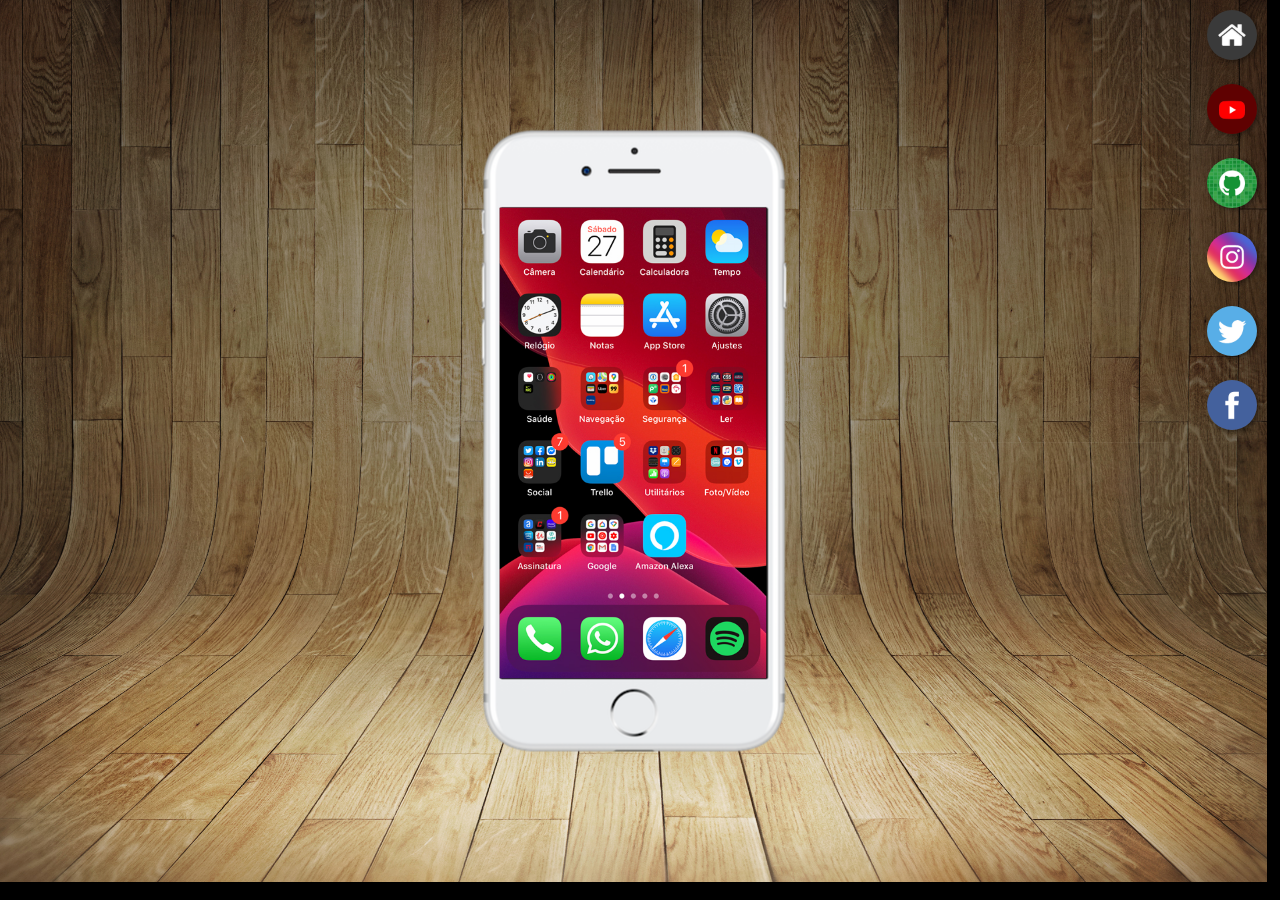
<file: index.html>
<!DOCTYPE html>
<html lang="pt-br">
<head>
    <meta charset="UTF-8">
    <meta http-equiv="X-UA-Compatible" content="IE=edge">
    <meta name="viewport" content="width=device-width, initial-scale=1.0">
    <title>Redes Sociais</title>

    <link rel="shortcut icon" href="favicon.ico" type="image/x-icon">
    <link rel="stylesheet" href="estilos/style.css">
</head>
<body>
    <main>
        <section id="telefone">
            <iframe src="home.html" name="tela" id="tela" frameborder="0">
                Seu navegador não é compativel
            </iframe>
        </section>
        <section id="redes-sociais">
            <a href="home.html" target="tela"><img src="imagens/logo-home.jpg" alt="Home"></a> <br>
            <a href="youtube.html" target="tela"><img src="imagens/logo-youtube.jpg" alt="Youtube"></a> <br>
            <a href="github.html" target="tela"><img src="imagens/logo-github.jpg" alt="GitHub"></a> <br>
            <a href="instagram.html" target="tela"><img src="imagens/logo-instagram.jpg" alt="Instagram"></a> <br>
            <a href="Twitter.html" target="tela"><img src="imagens/logo-twitter.jpg" alt="Twitter"></a> <br>
            <a href="Facebook.html" target="tela"><img src="imagens/logo-facebook.jpg" alt="Facebook"></a>
        </section>
    </main>
</body>
</html>
</file>
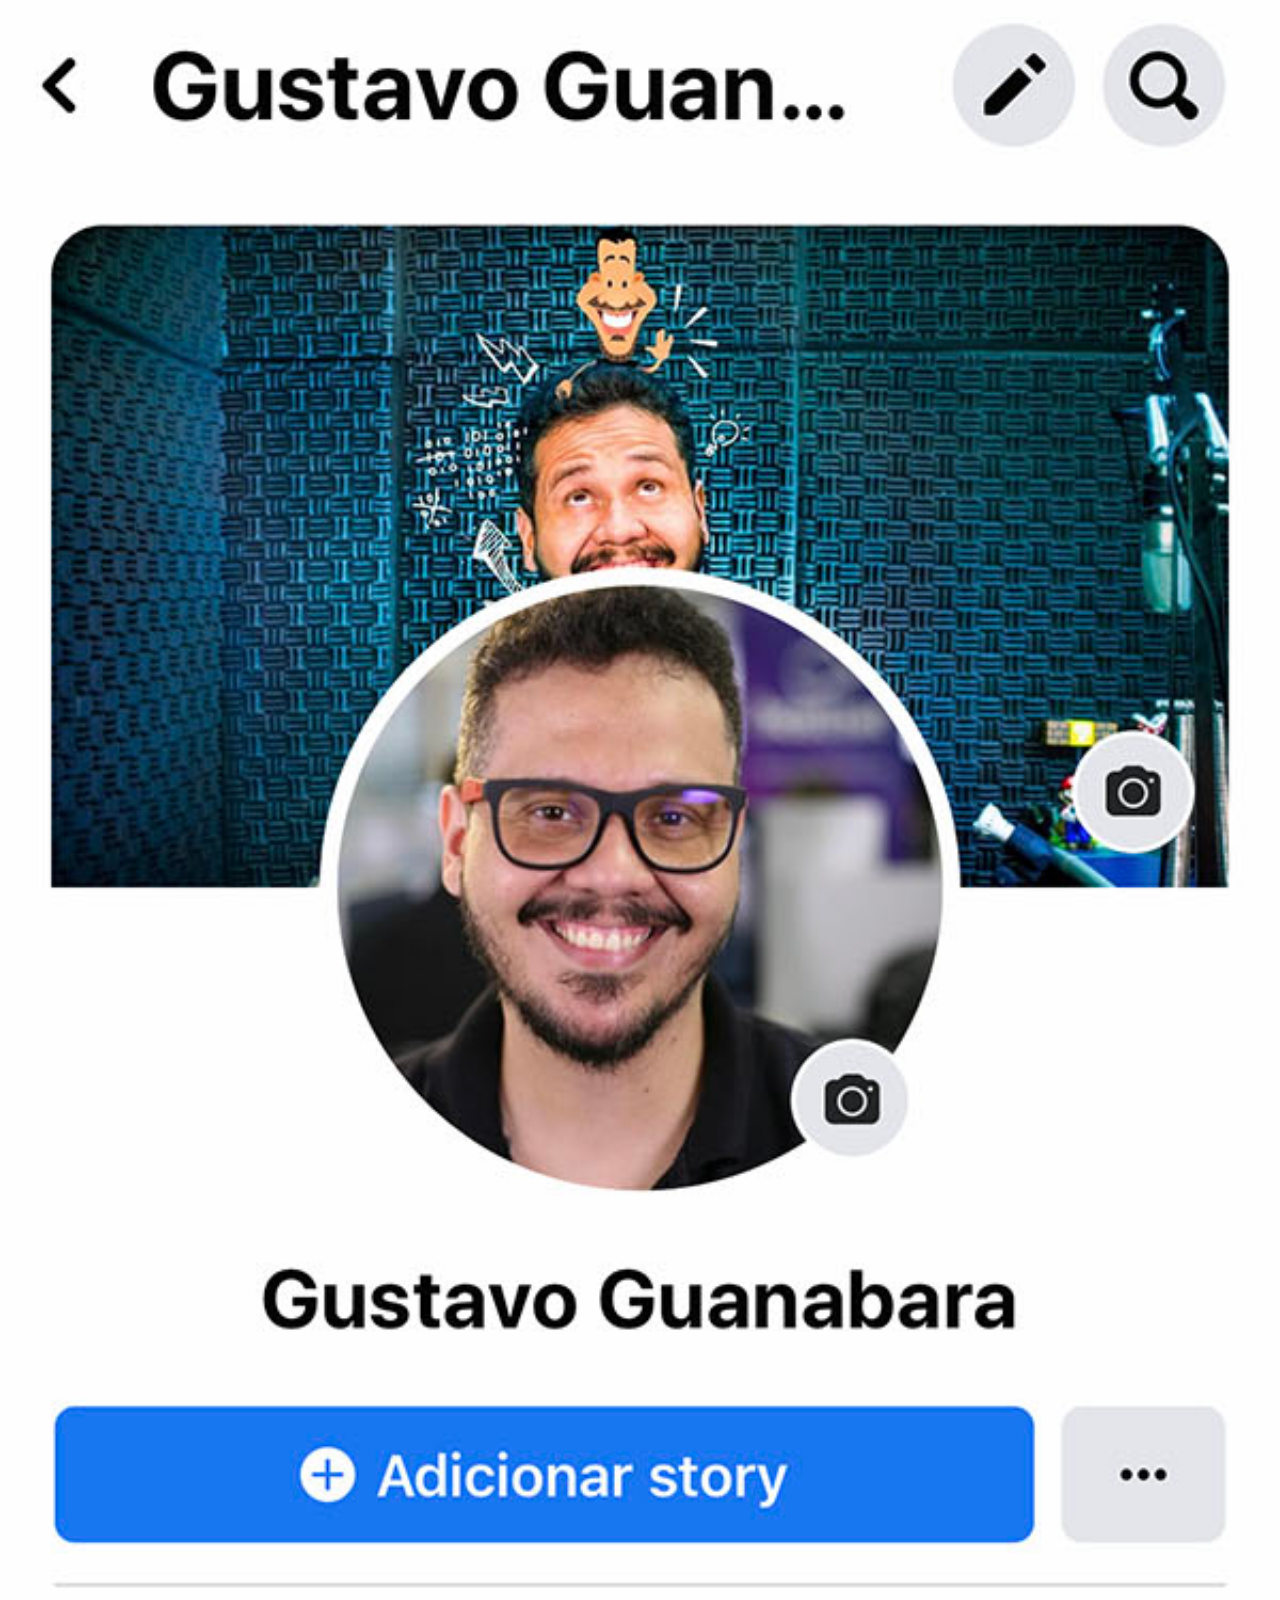
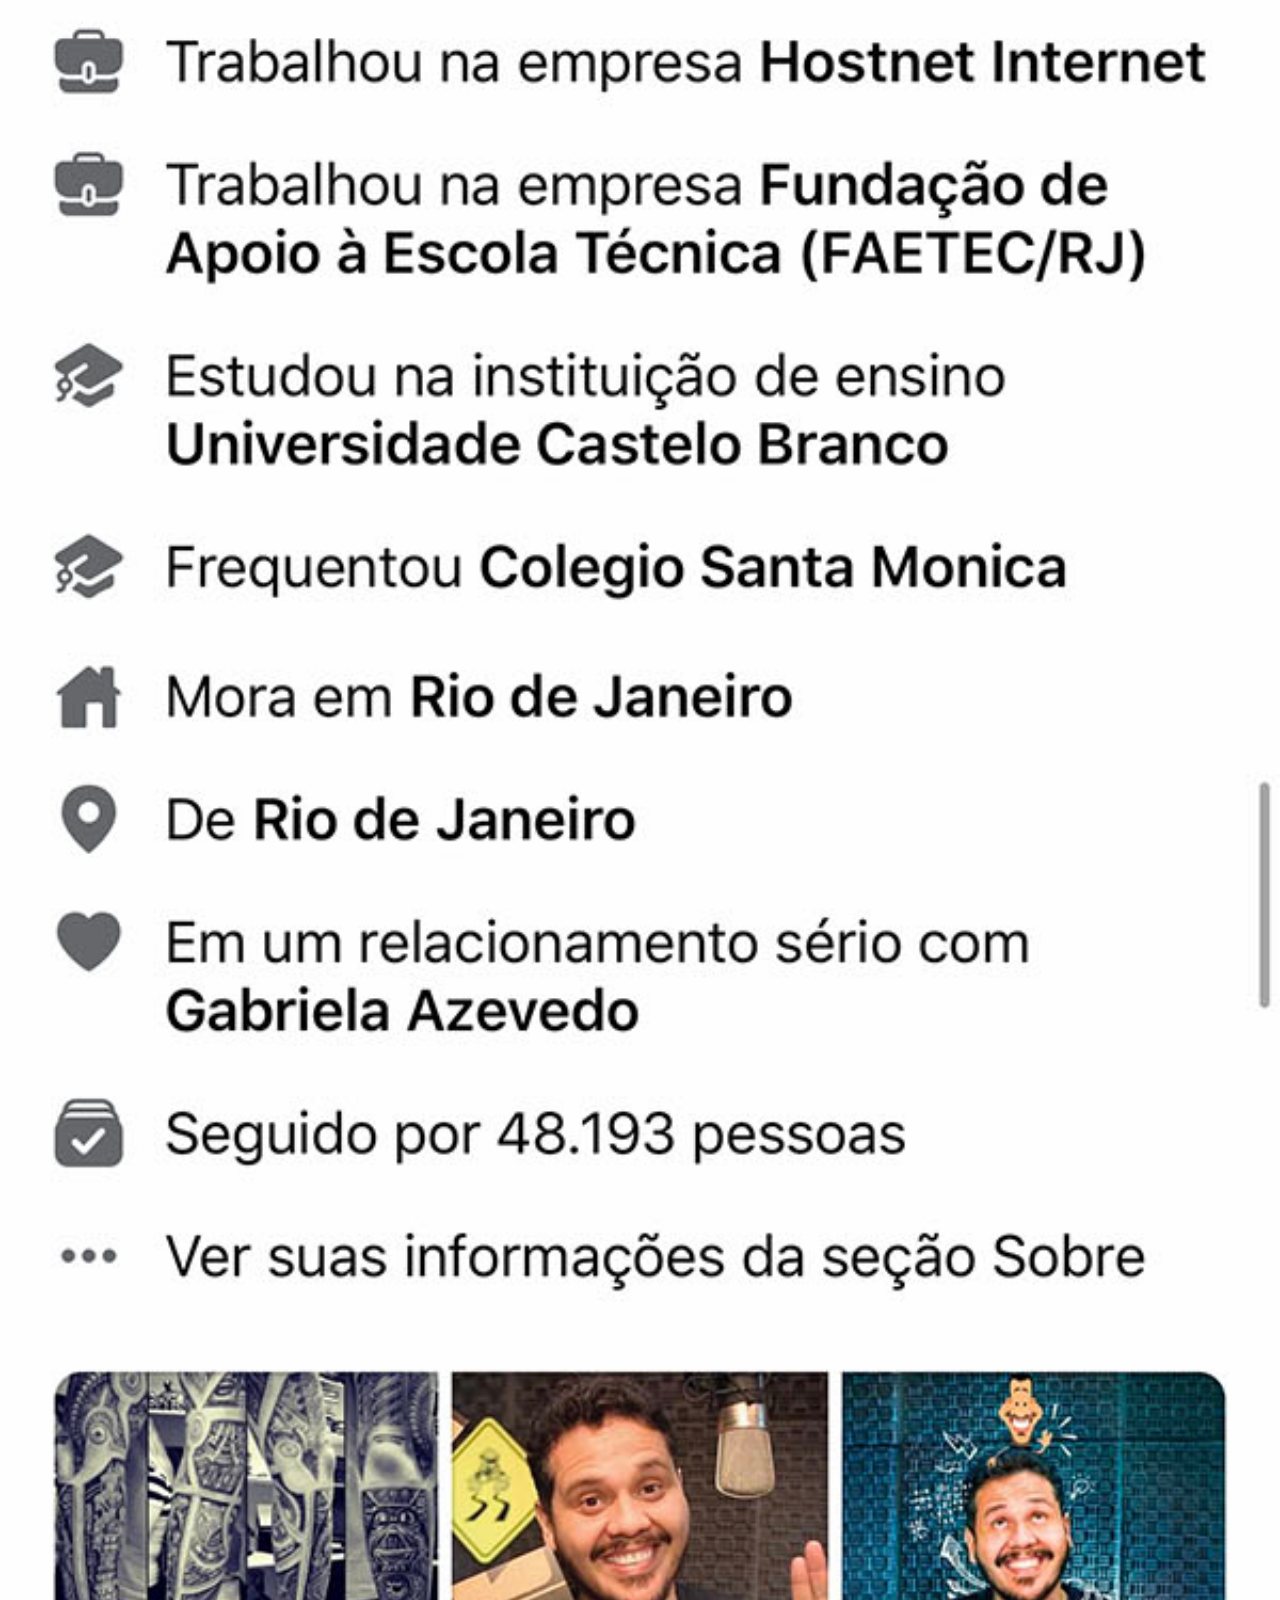
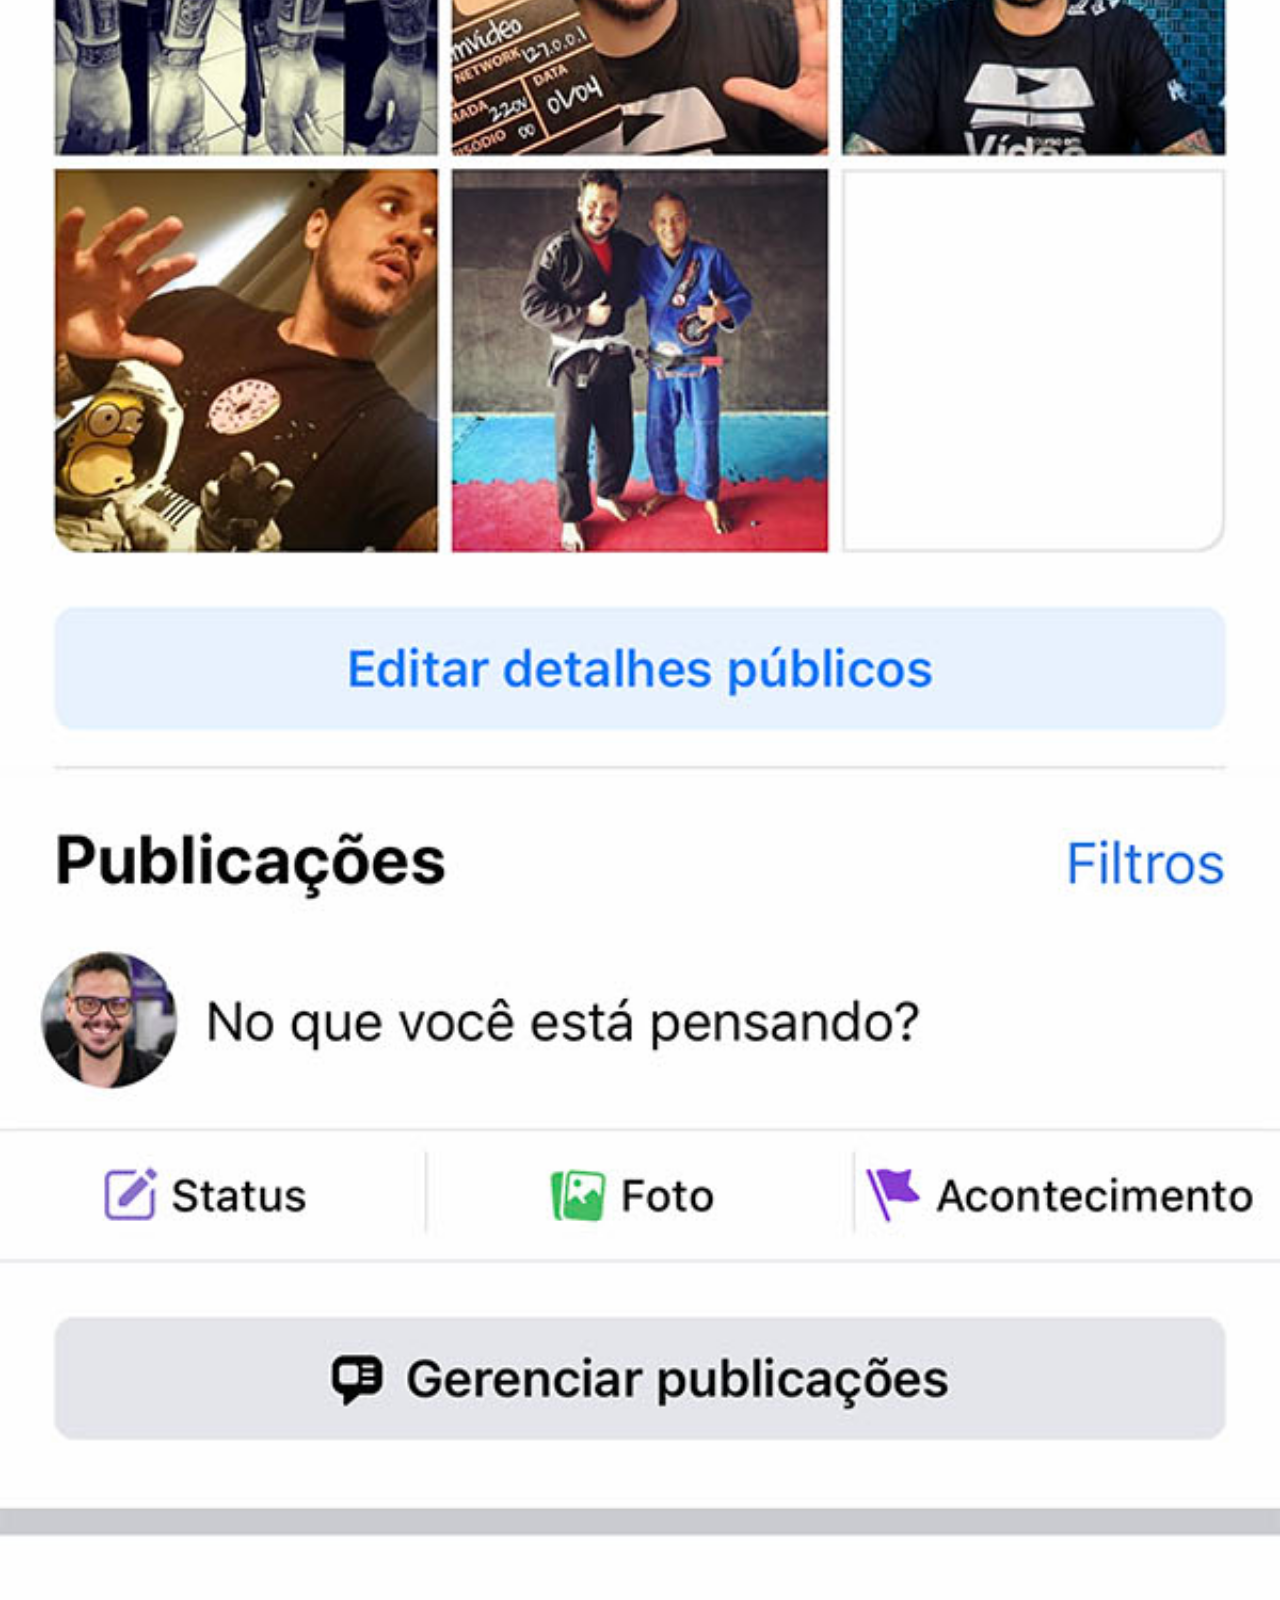
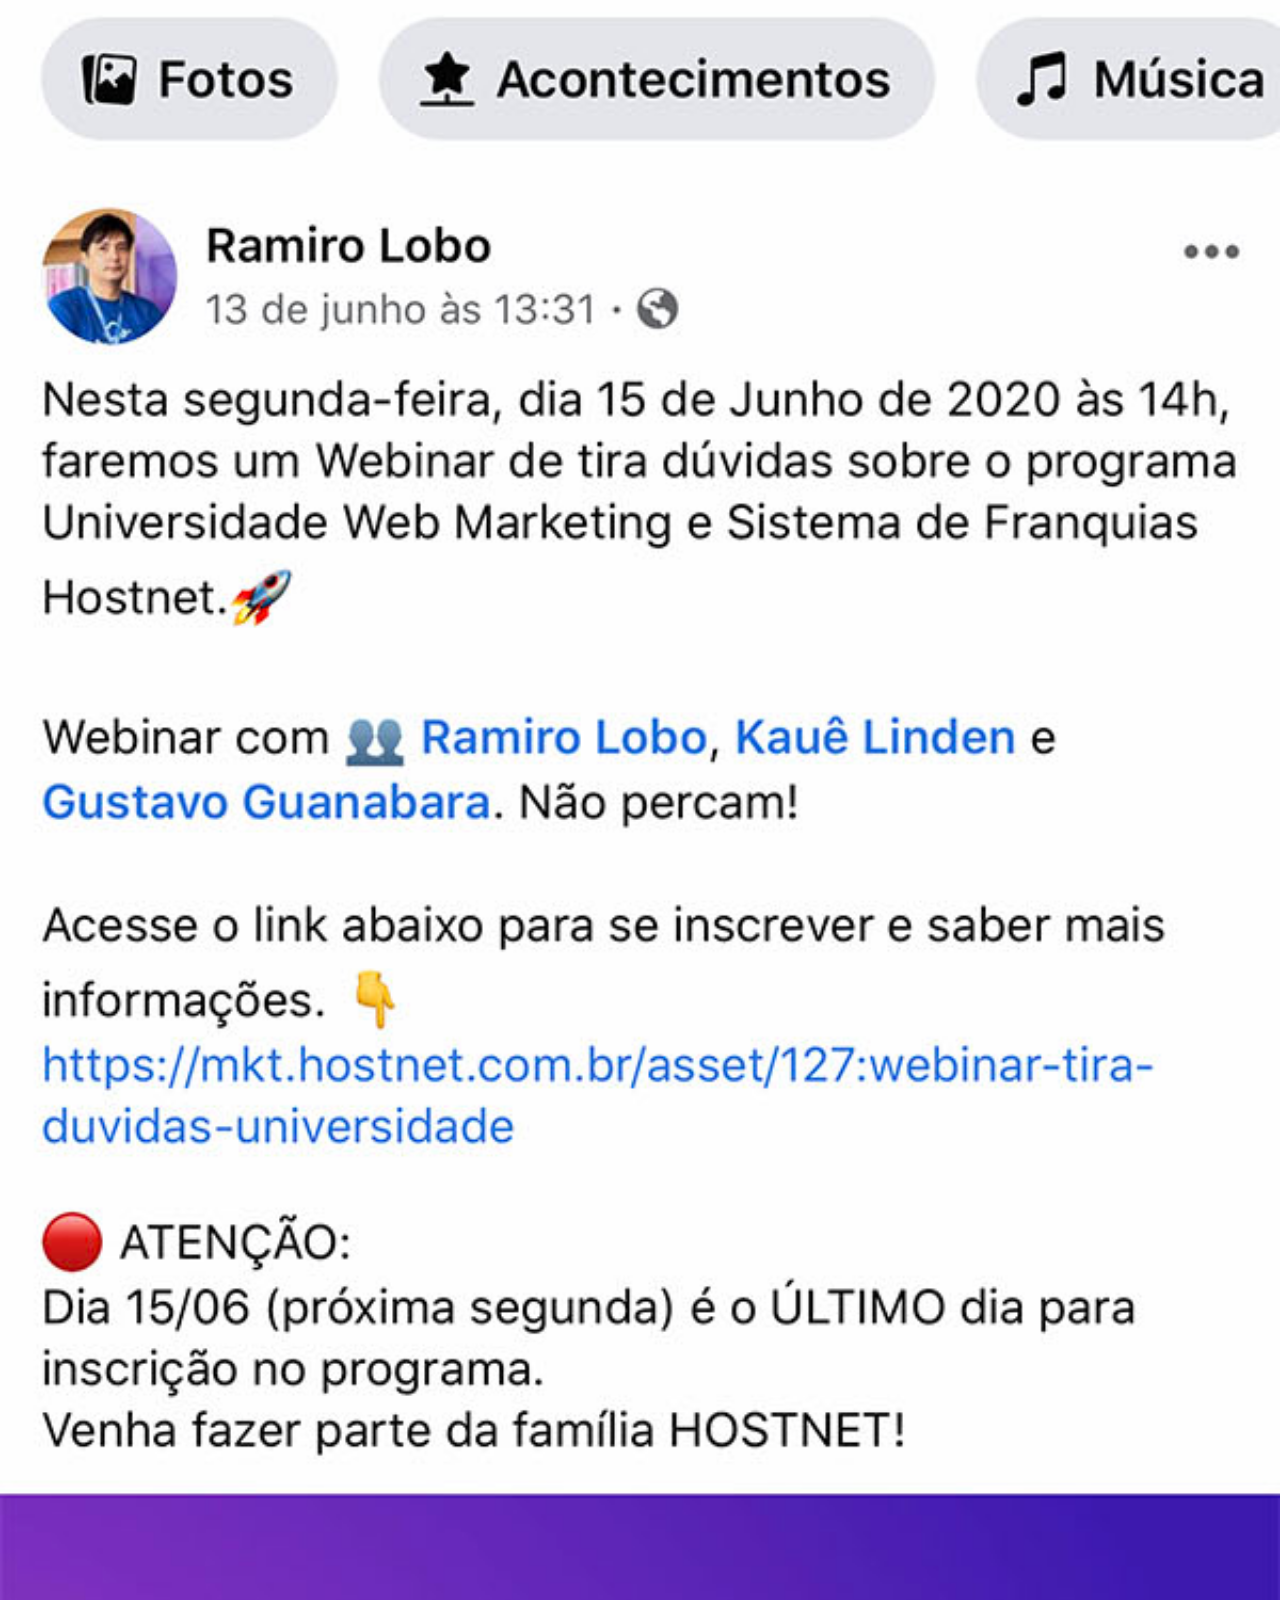
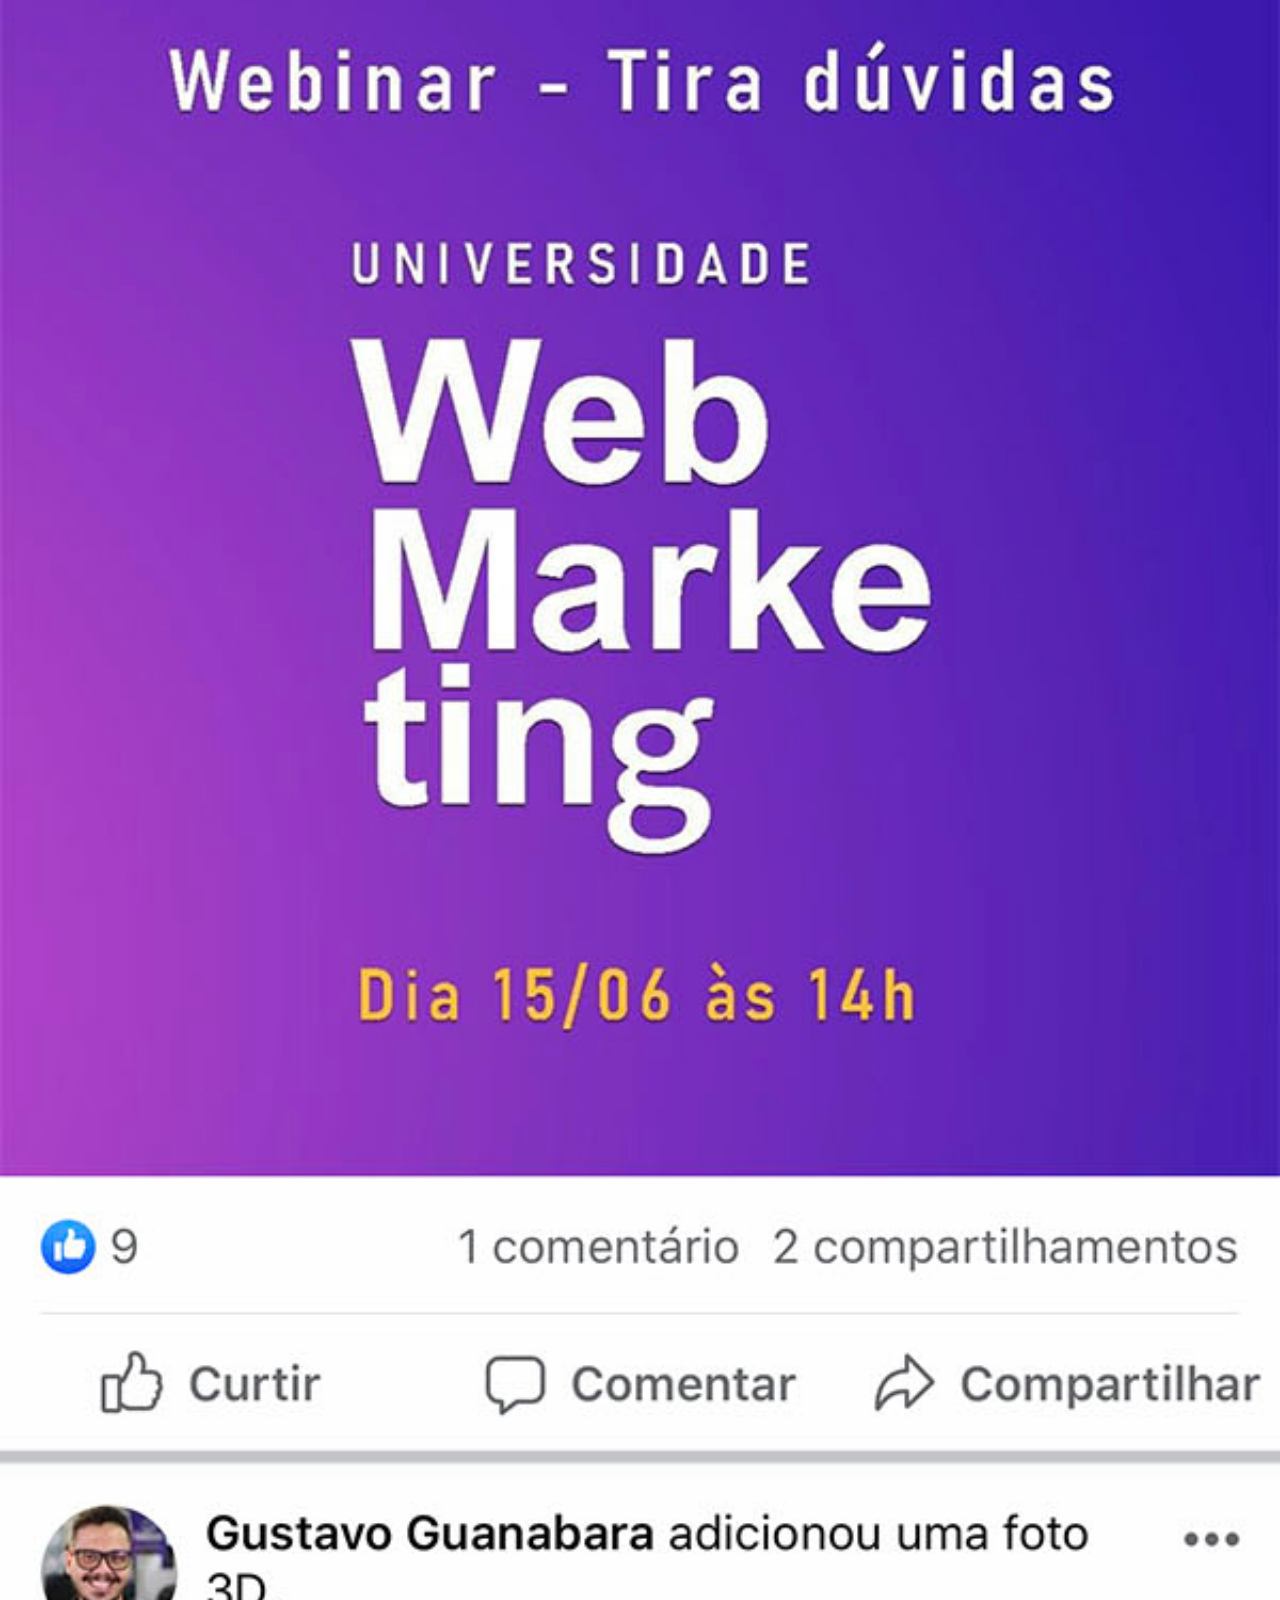
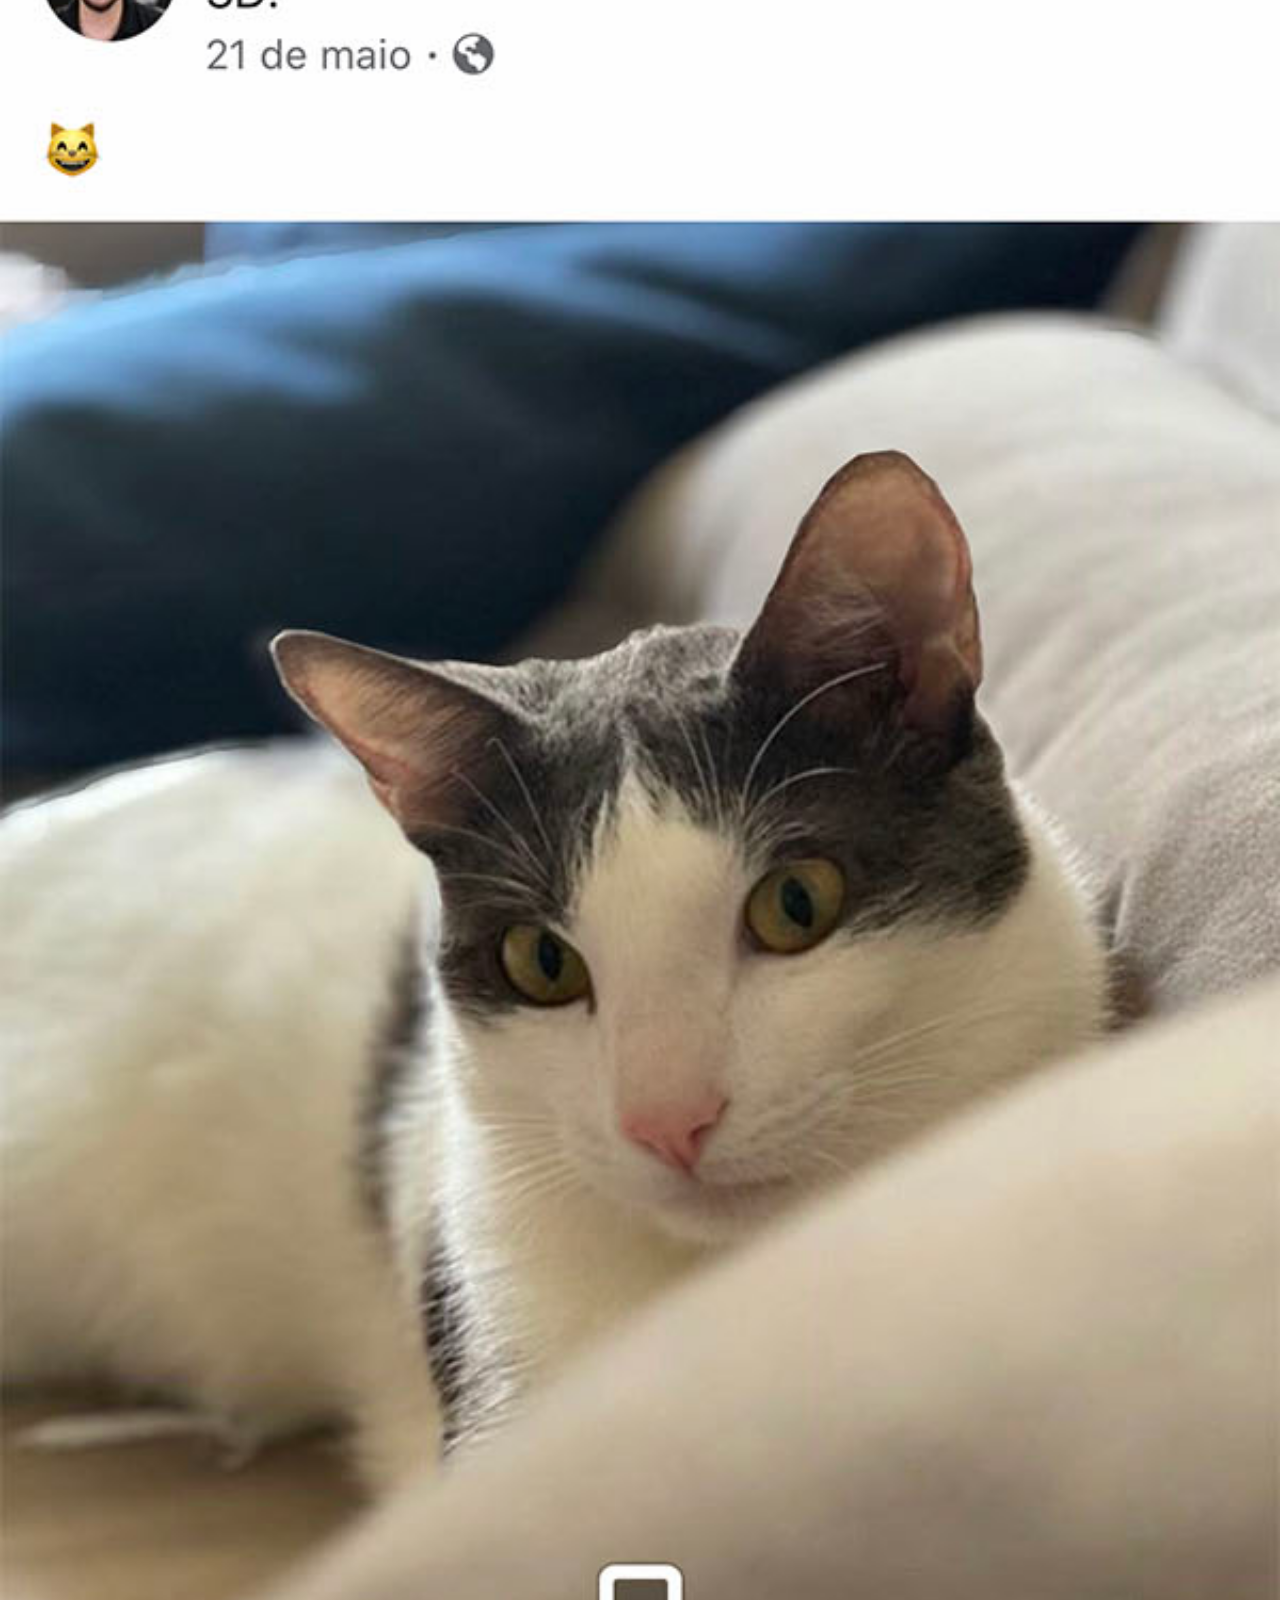
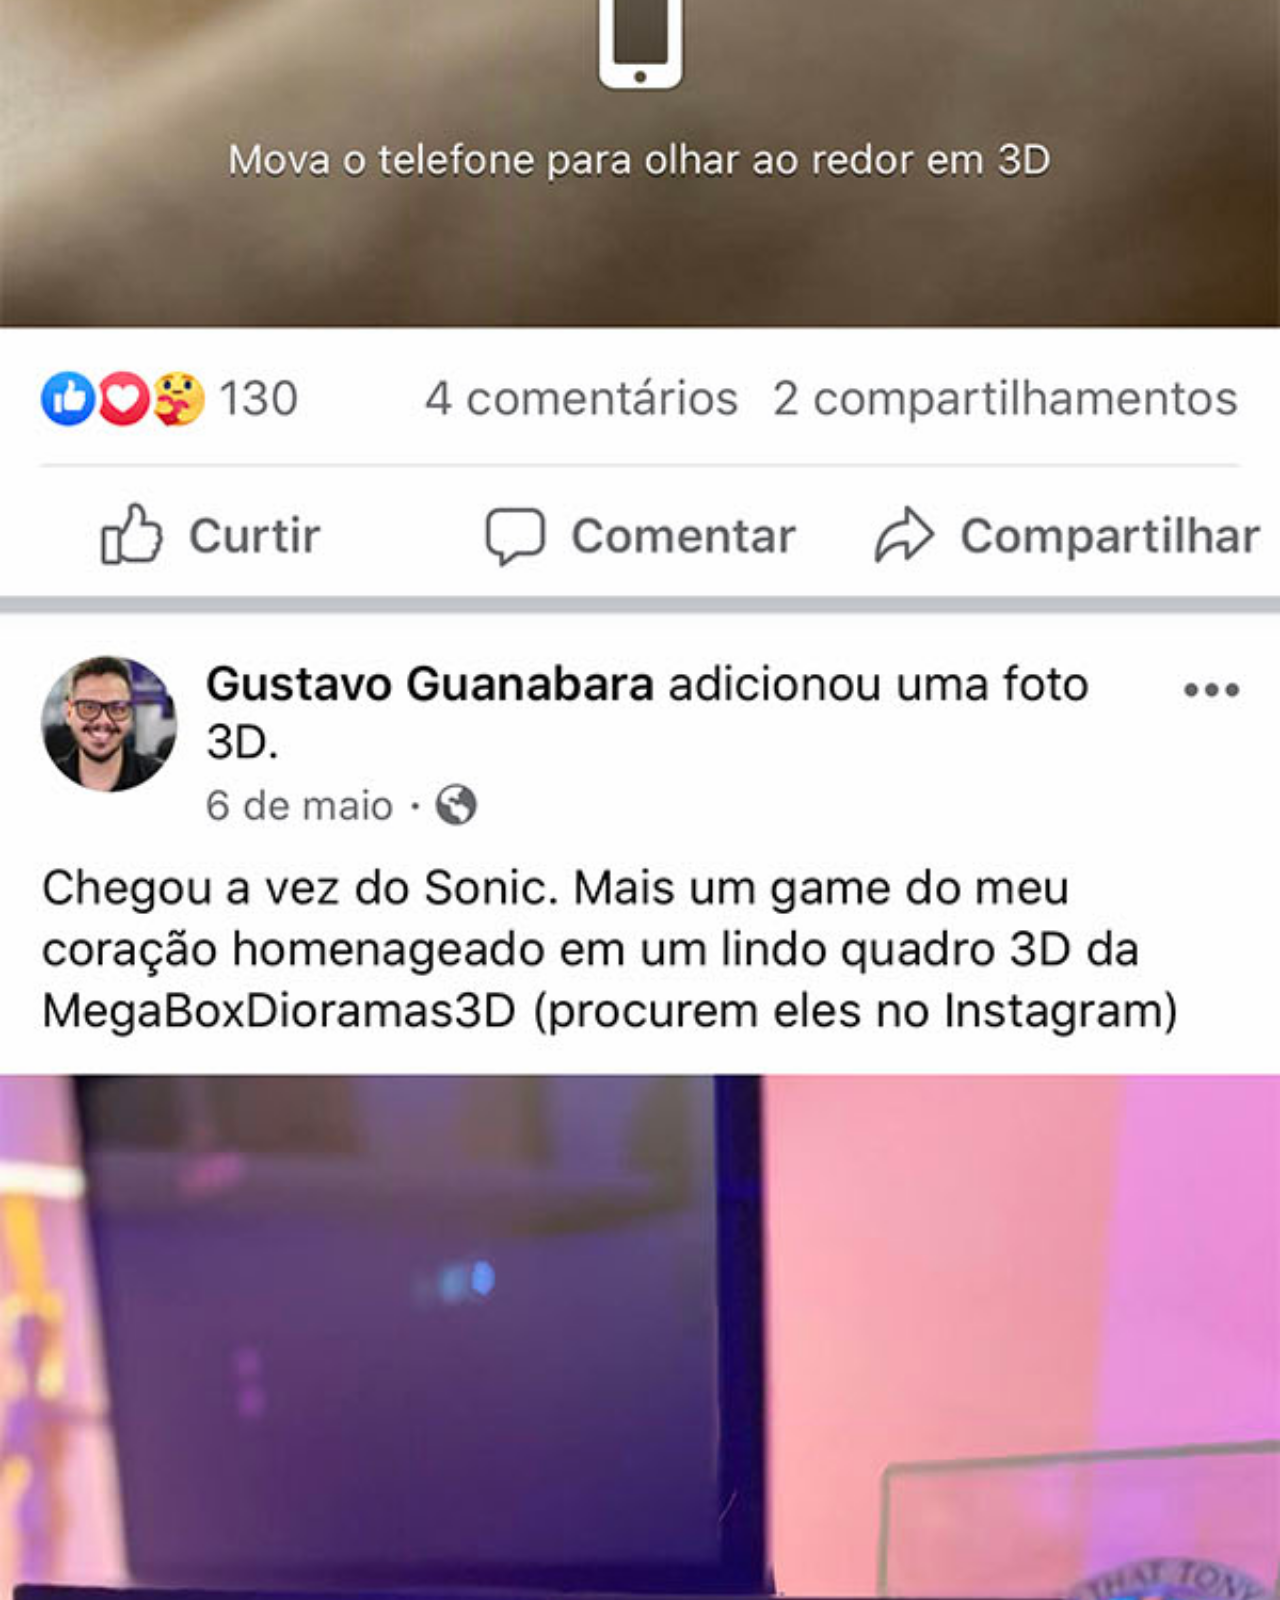
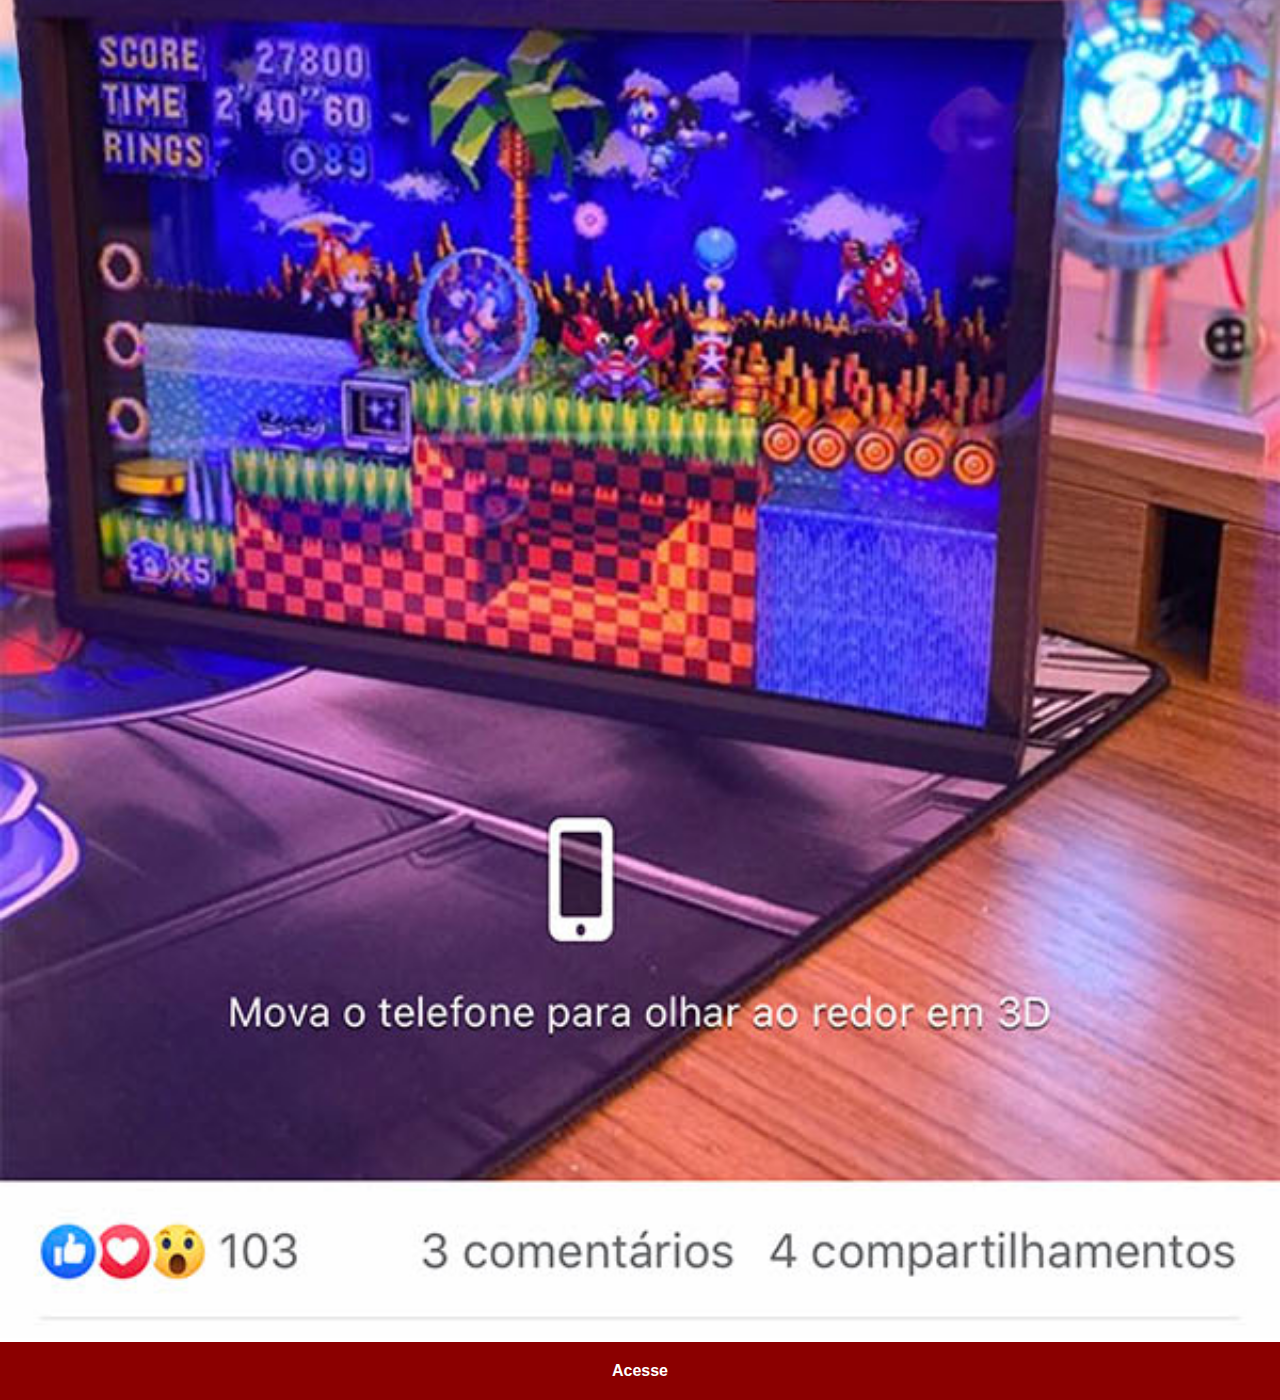
<file: Facebook.html>
<!DOCTYPE html>
<html lang="pt-br">
<head>
    <meta charset="UTF-8">
    <meta http-equiv="X-UA-Compatible" content="IE=edge">
    <meta name="viewport" content="width=device-width, initial-scale=1.0">
    <title>Document</title>

    <link rel="stylesheet" href="estilos/social.css">
</head>
<body>
    <img src="imagens/tela-facebook.jpg" alt="Facebook">
    <a href="https://facebook.com">Acesse</a>
</body>
</html>
</file>
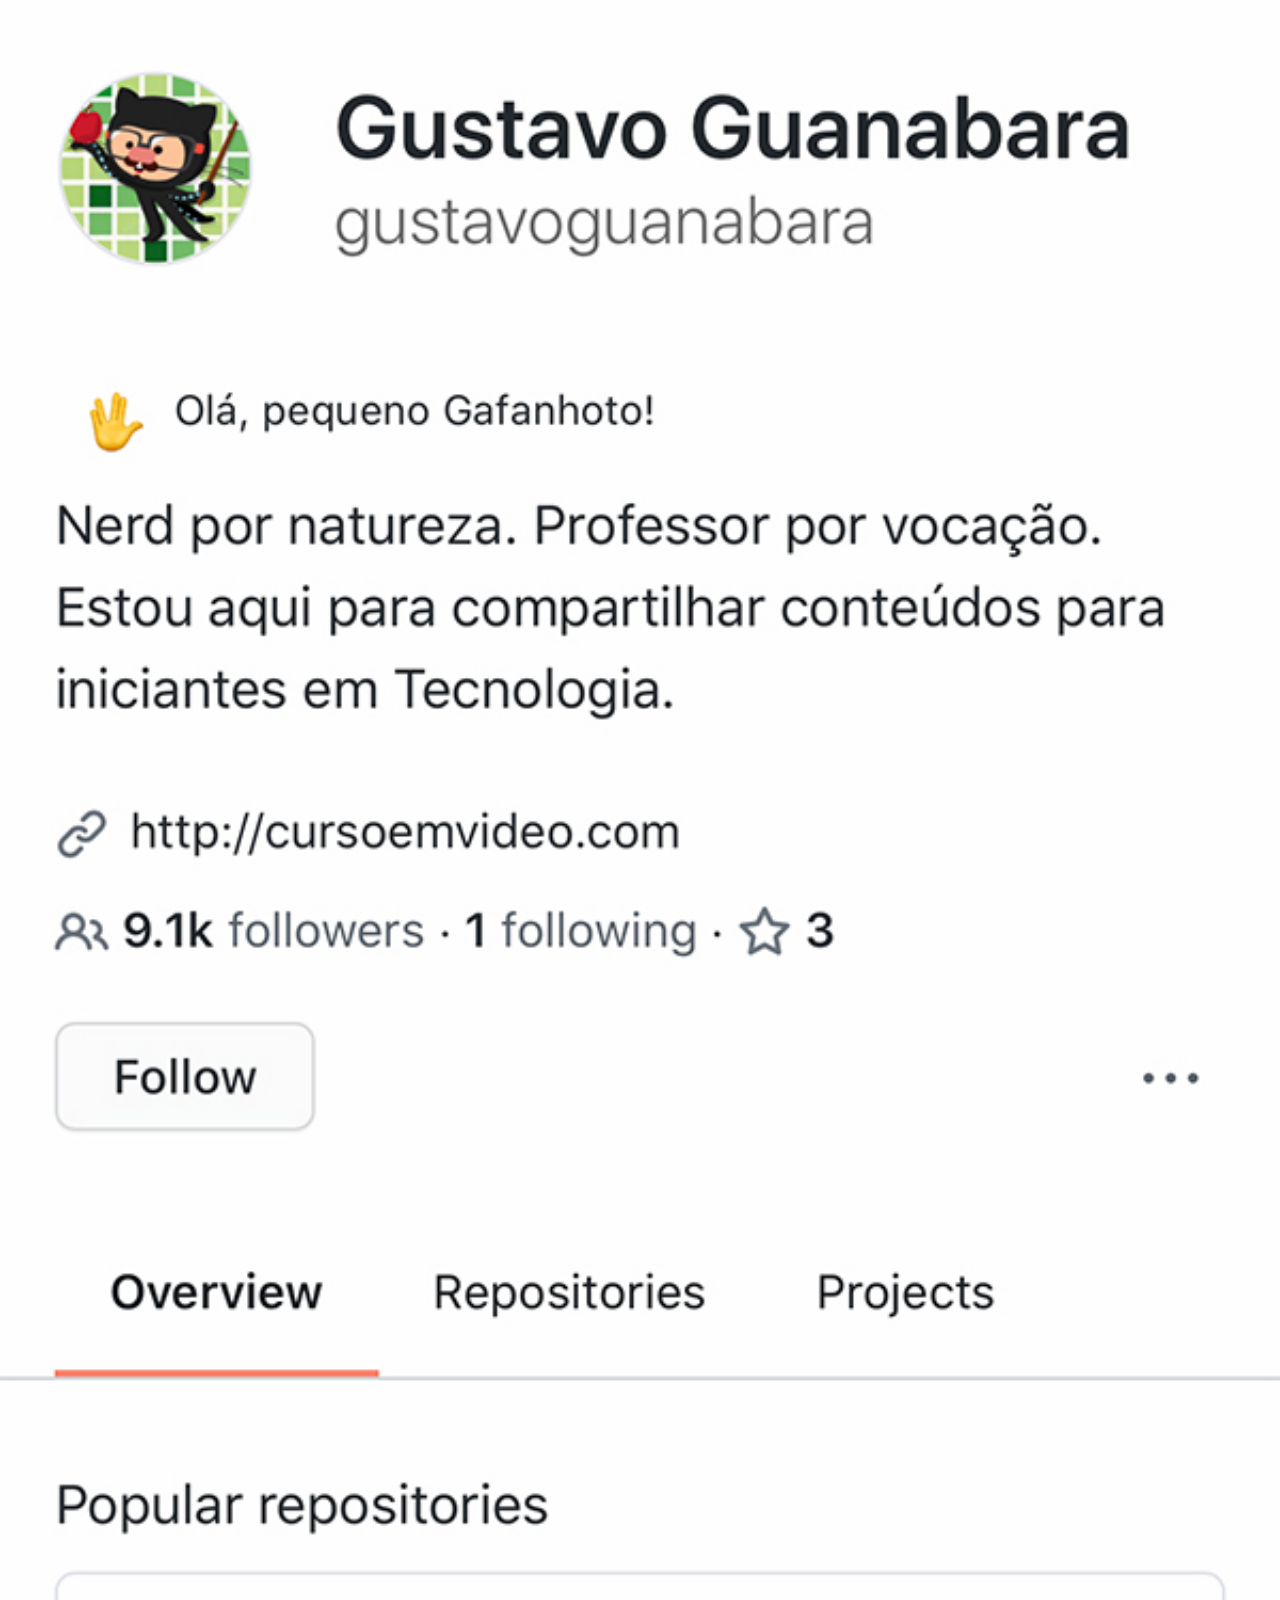
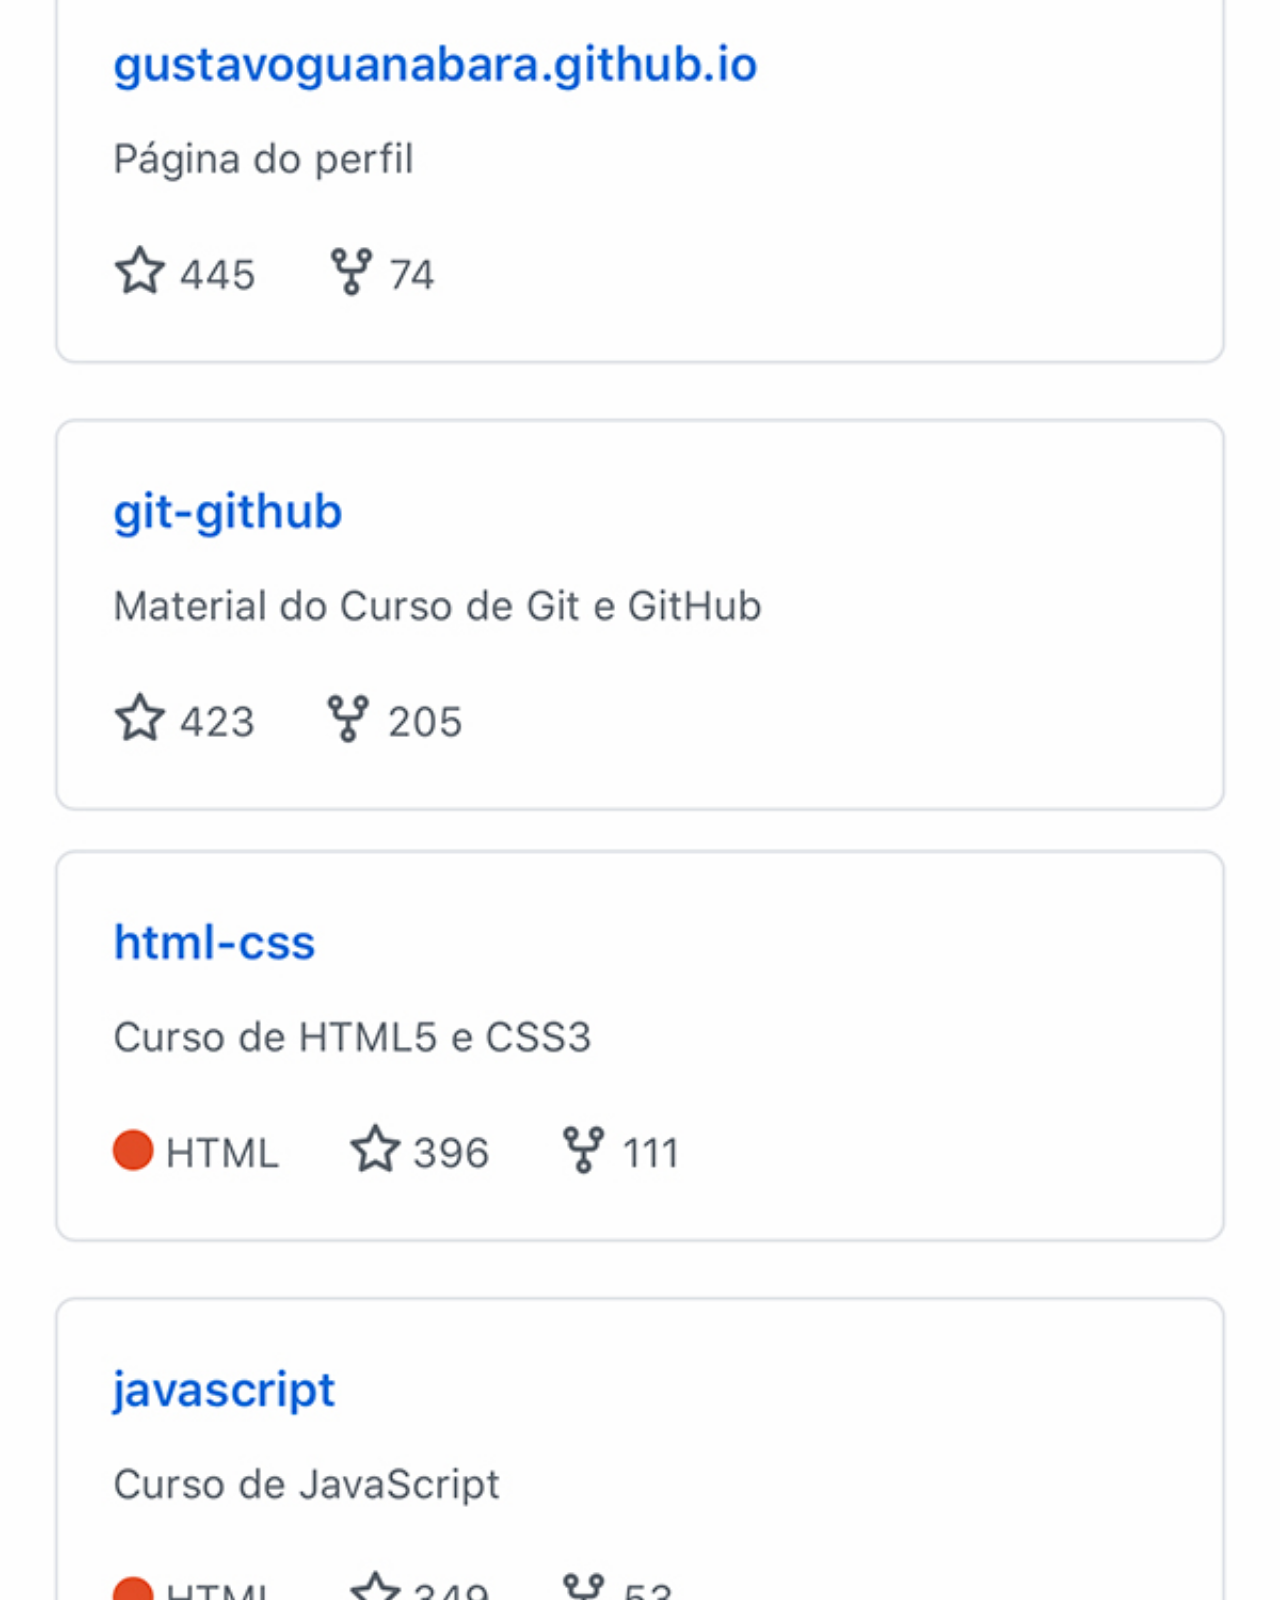
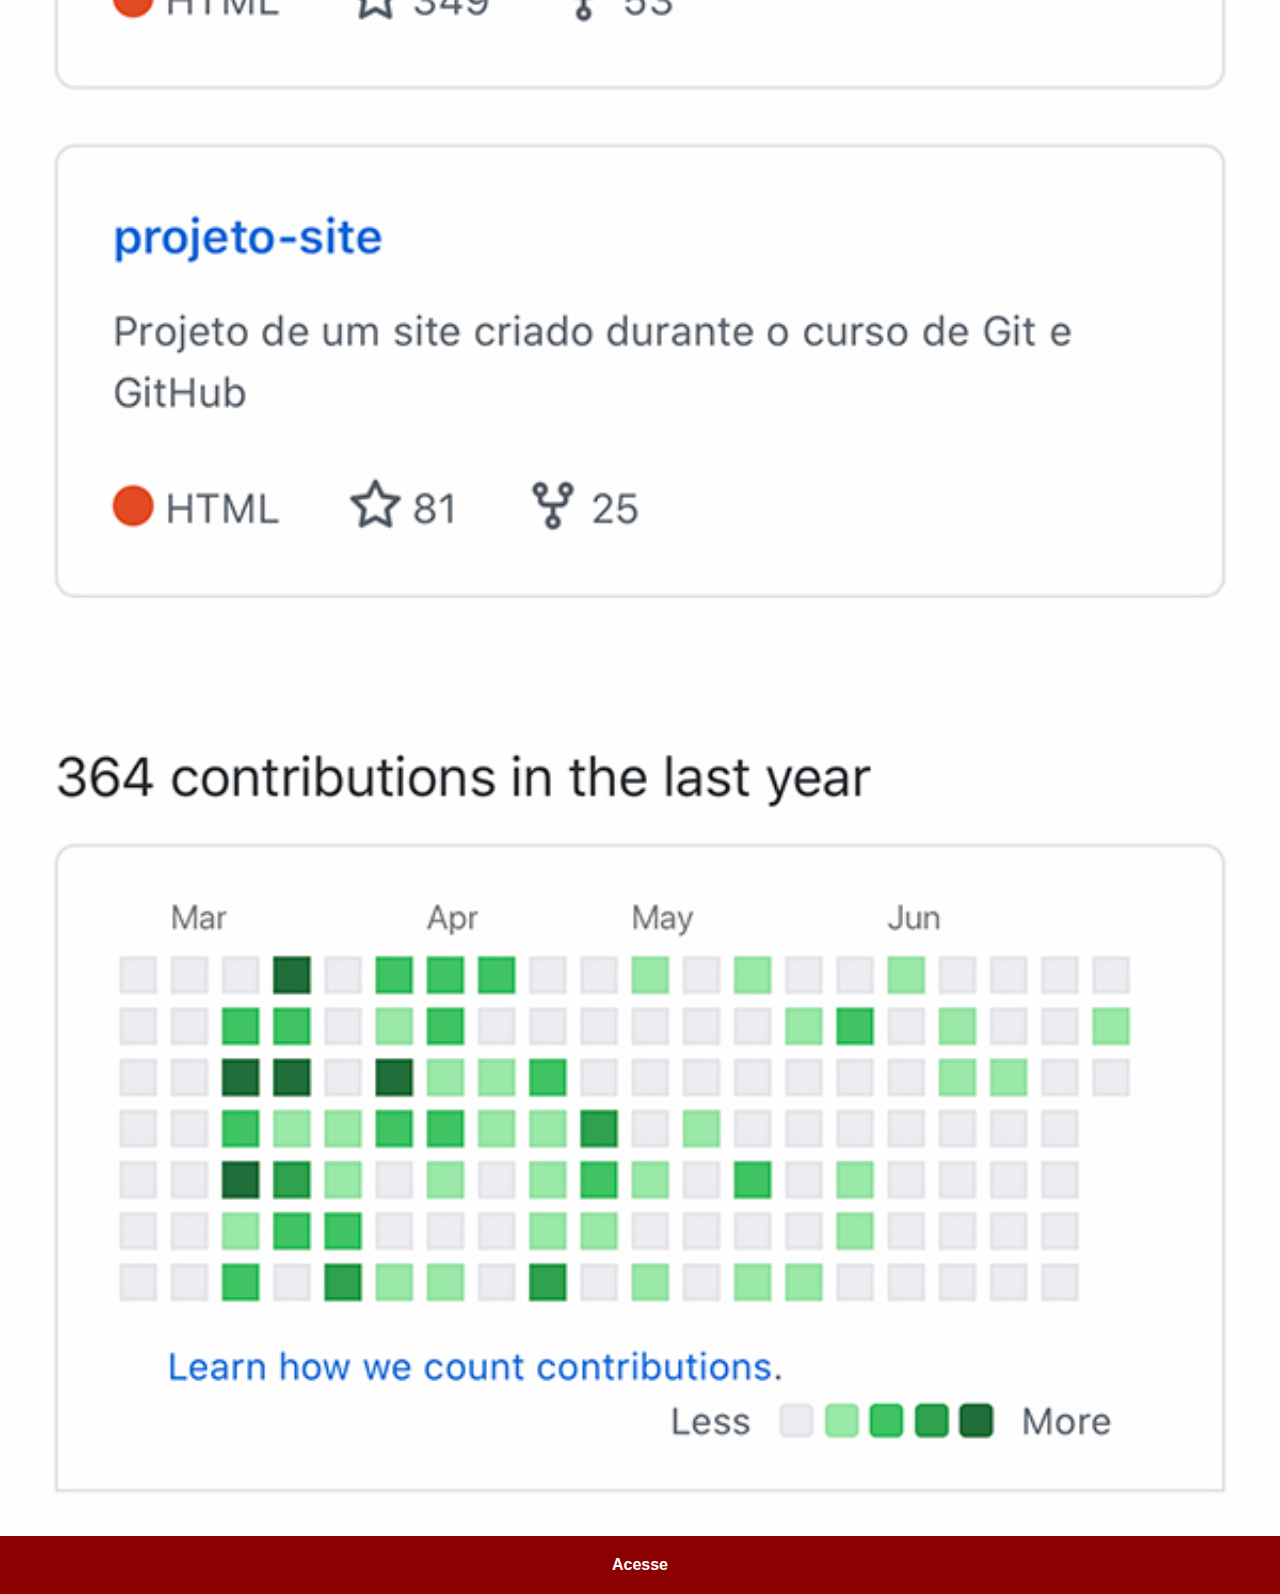
<file: github.html>
<!DOCTYPE html>
<html lang="pt-br">
<head>
    <meta charset="UTF-8">
    <meta http-equiv="X-UA-Compatible" content="IE=edge">
    <meta name="viewport" content="width=device-width, initial-scale=1.0">
    <title>Document</title>

    <link rel="stylesheet" href="estilos/social.css">
</head>
<body>
    <img src="imagens/tela-github.jpg" alt="GitHub">
    <a href="https://github.com/y2xguilherme" target="_blank">Acesse</a>
</body>
</html>
</file>
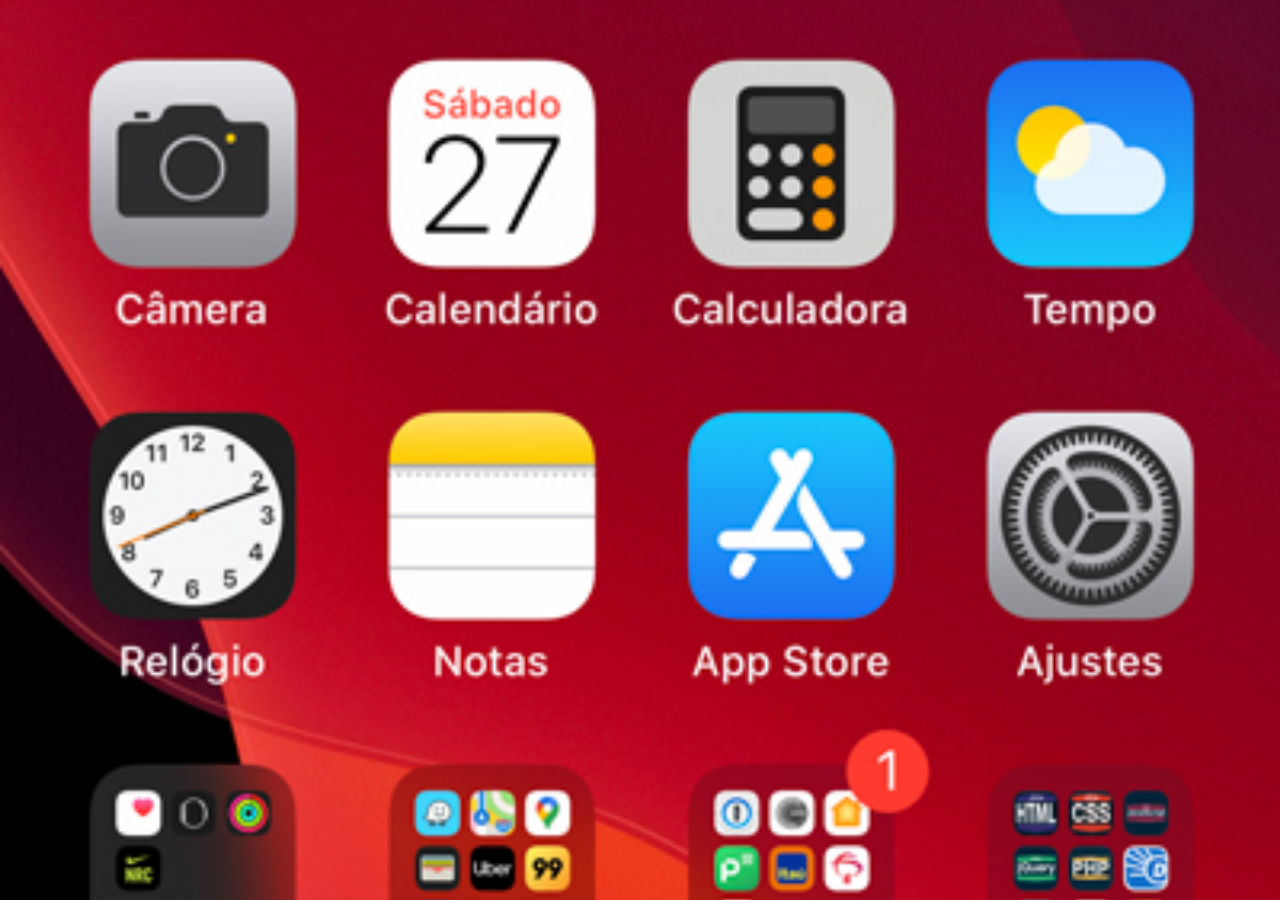
<file: home.html>
<!DOCTYPE html>
<html lang="pt-br">
<head>
    <meta charset="UTF-8">
    <meta http-equiv="X-UA-Compatible" content="IE=edge">
    <meta name="viewport" content="width=device-width, initial-scale=1.0">
    <title>Home</title>
</head>
<style>
    *{
        margin: 0;
        padding: 0;
    }

    body{
        width: 100vw;
        height: 100vh;
        background: black url('./imagens/tela-home.jpg') no-repeat top center;
        background-size: cover;
    }
</style>
<body>
    
</body>
</html>
</file>
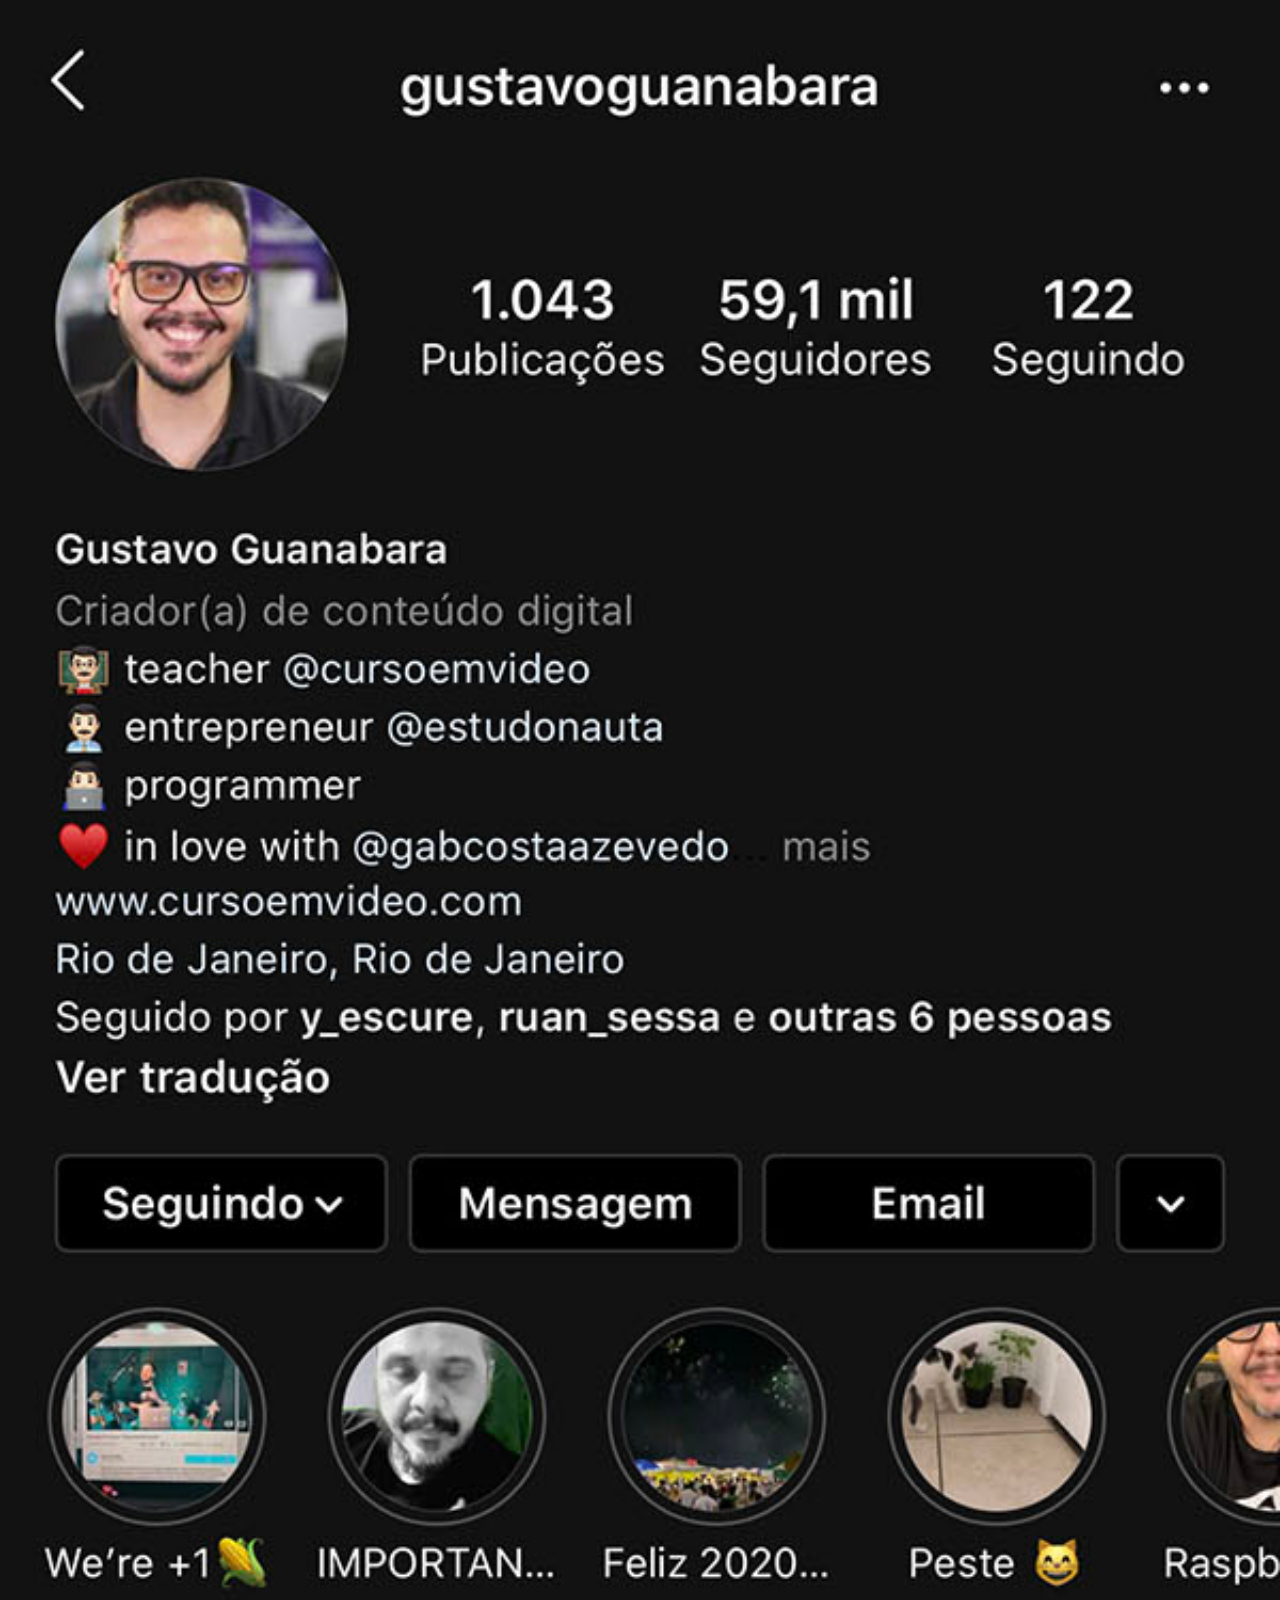
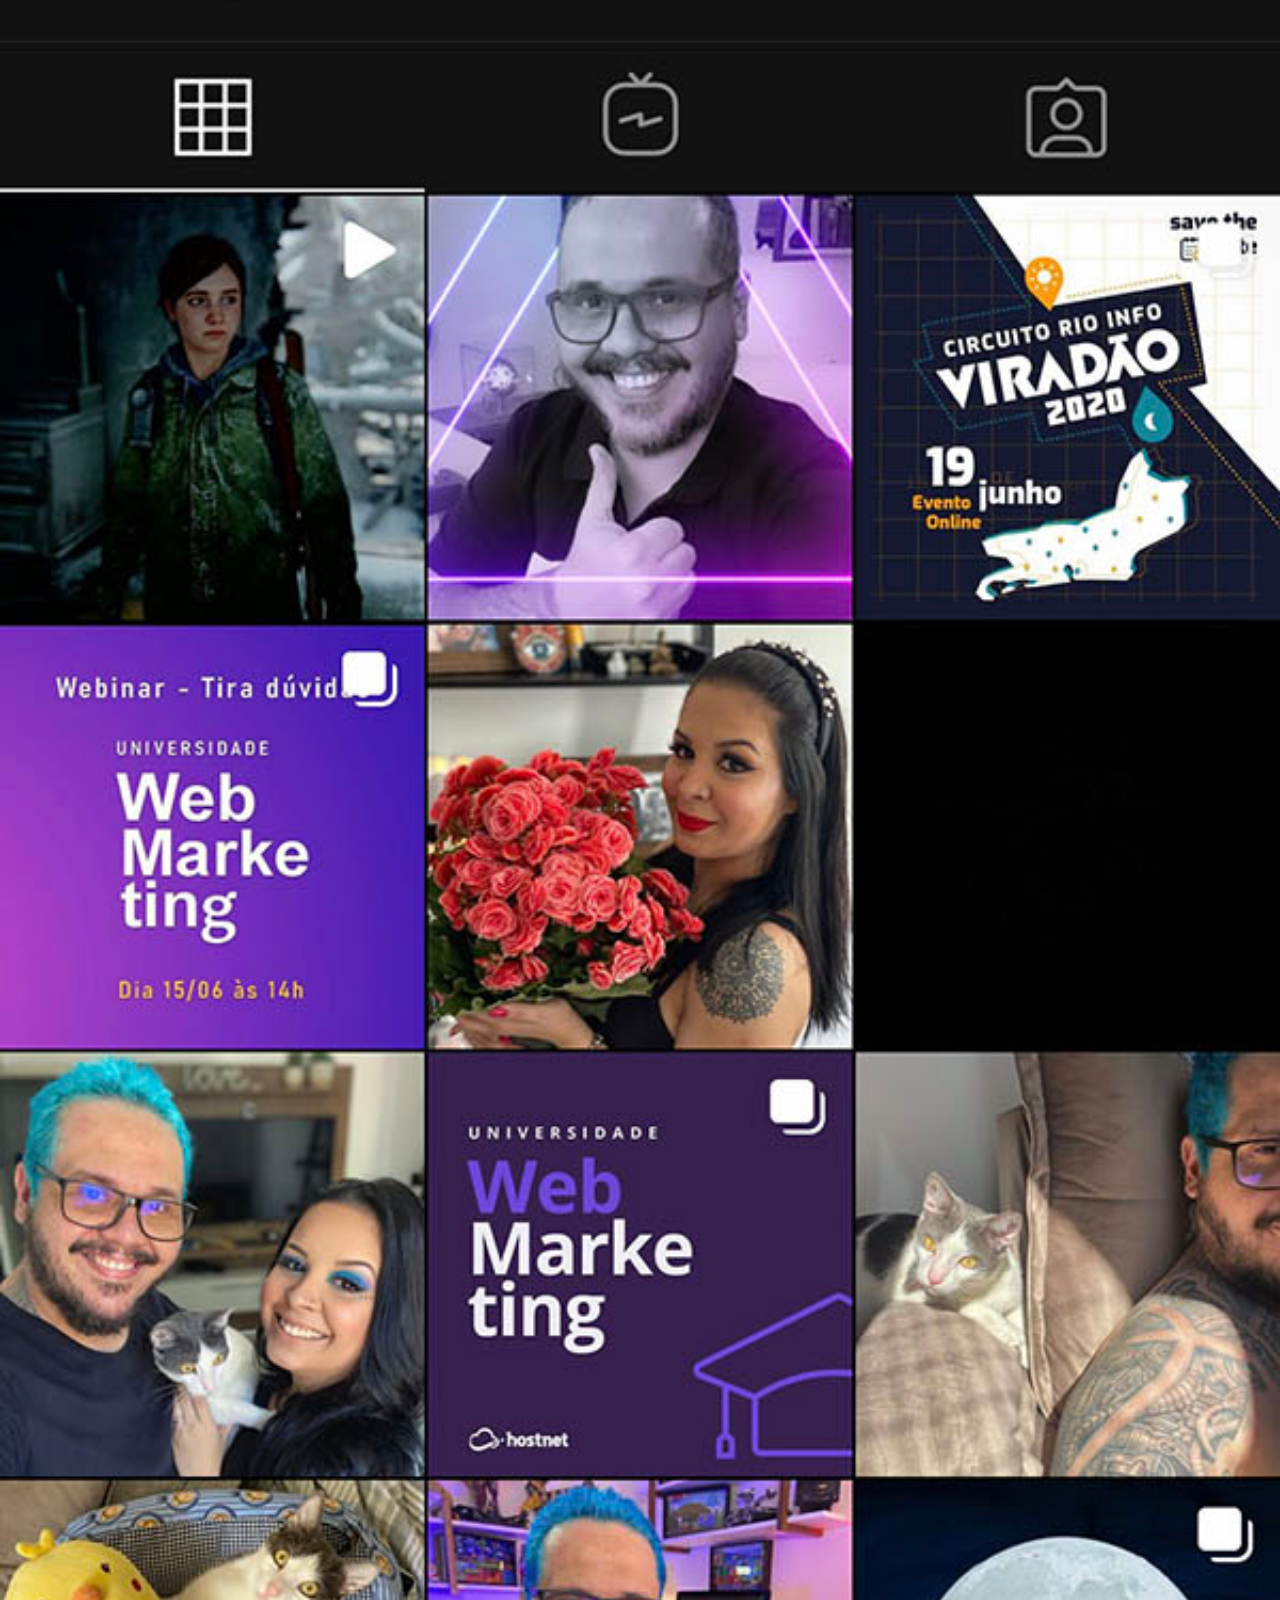
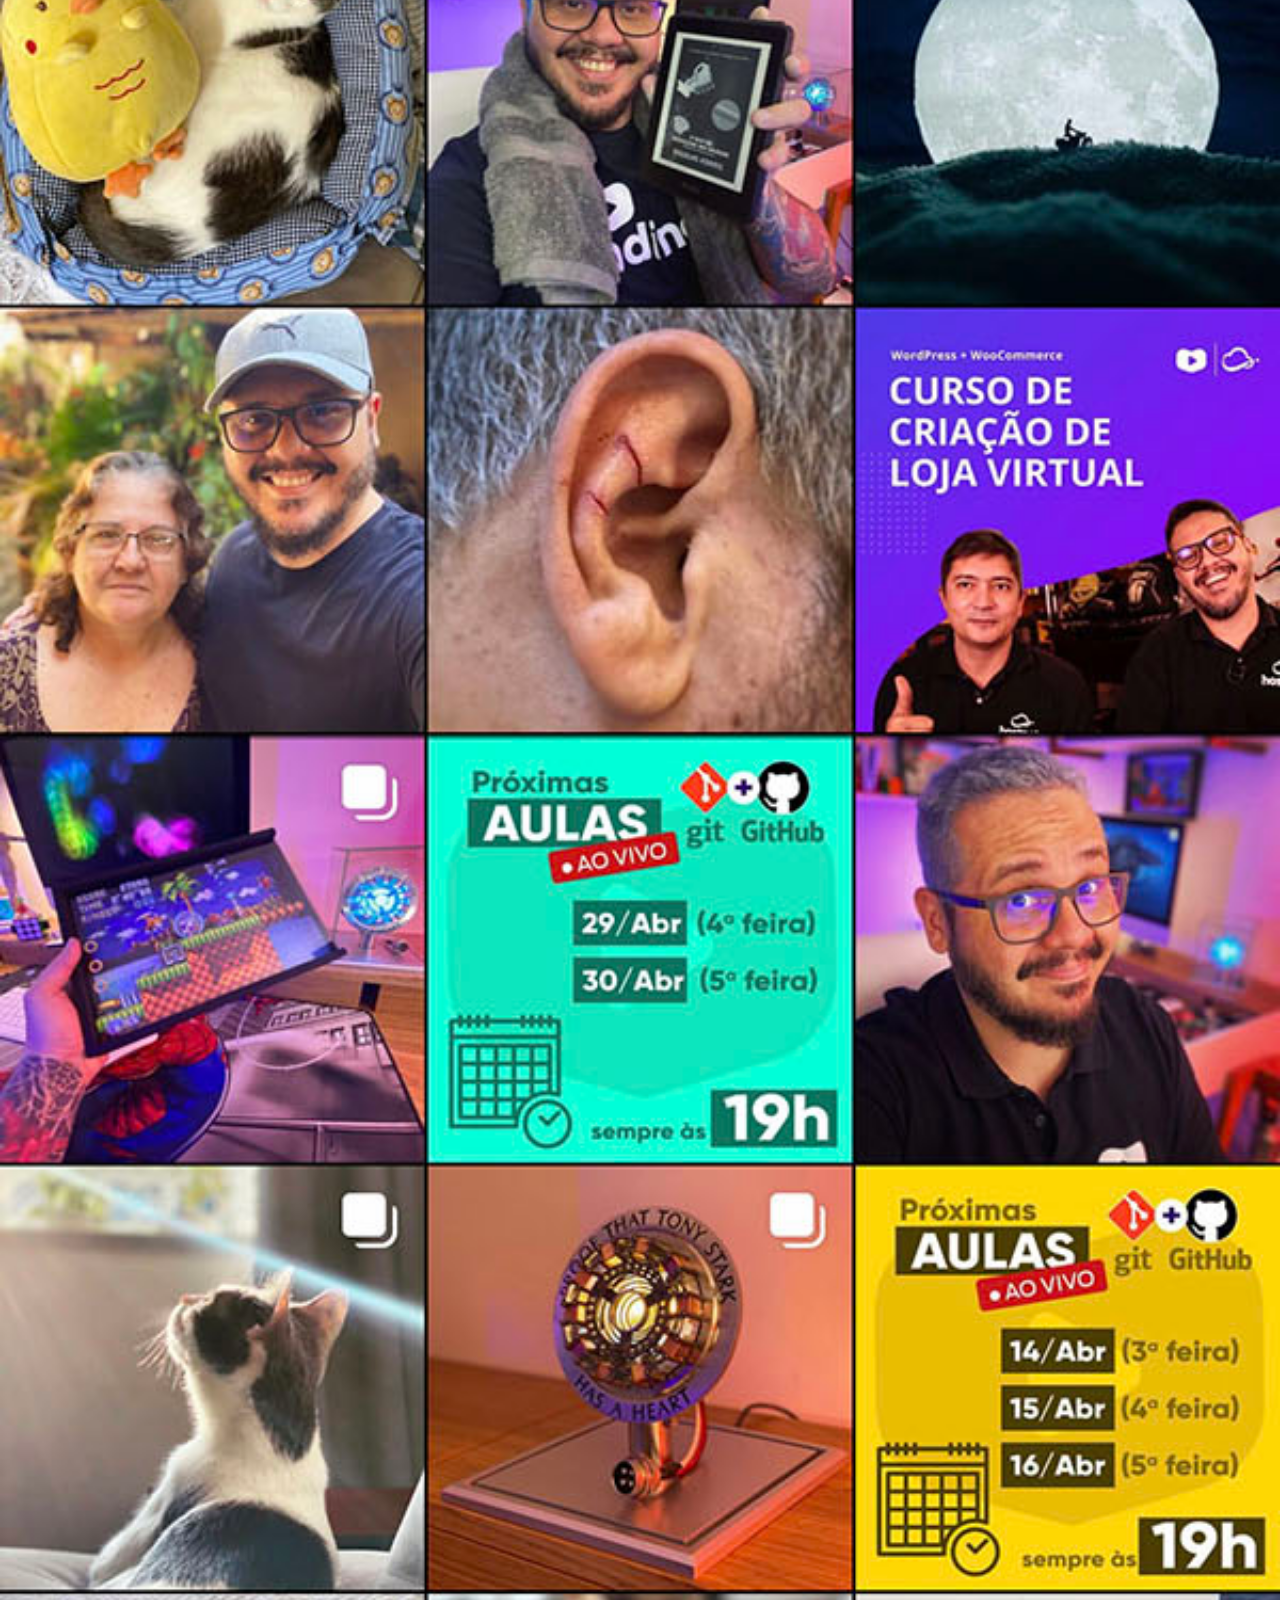
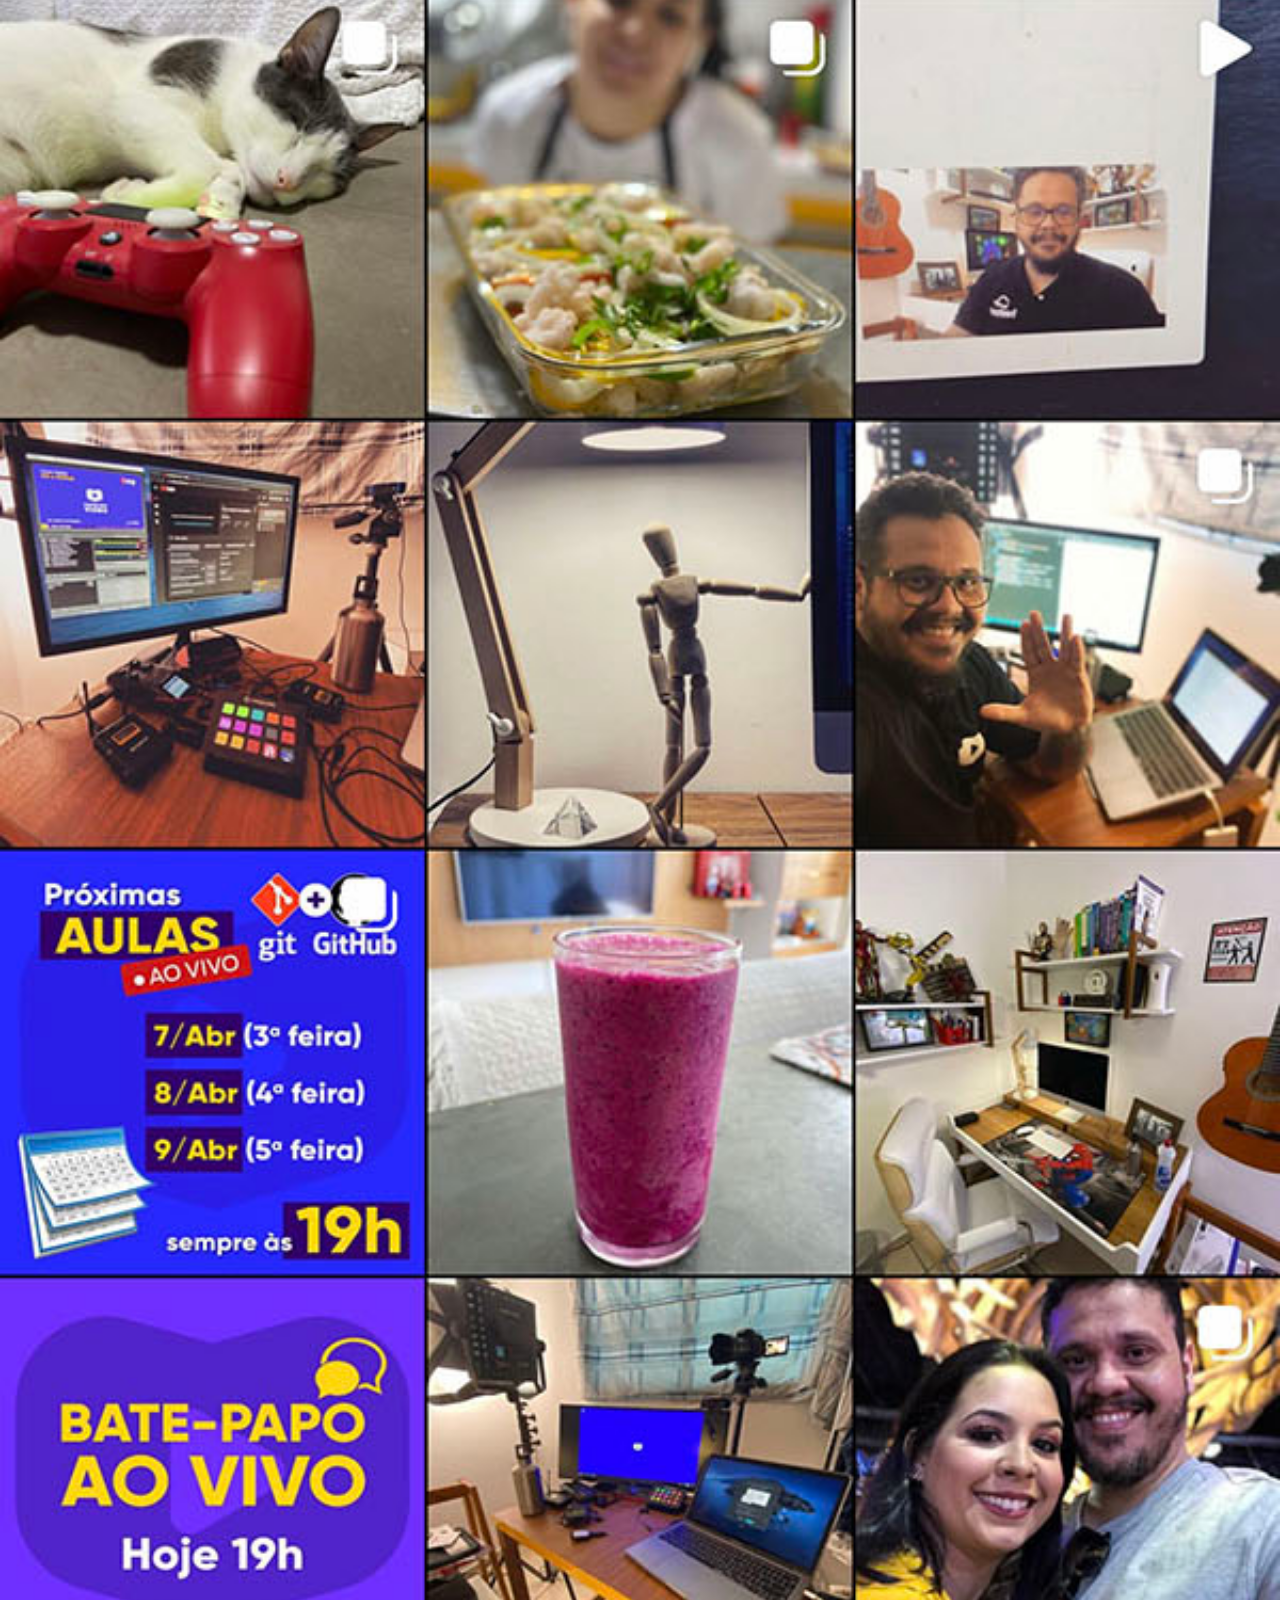
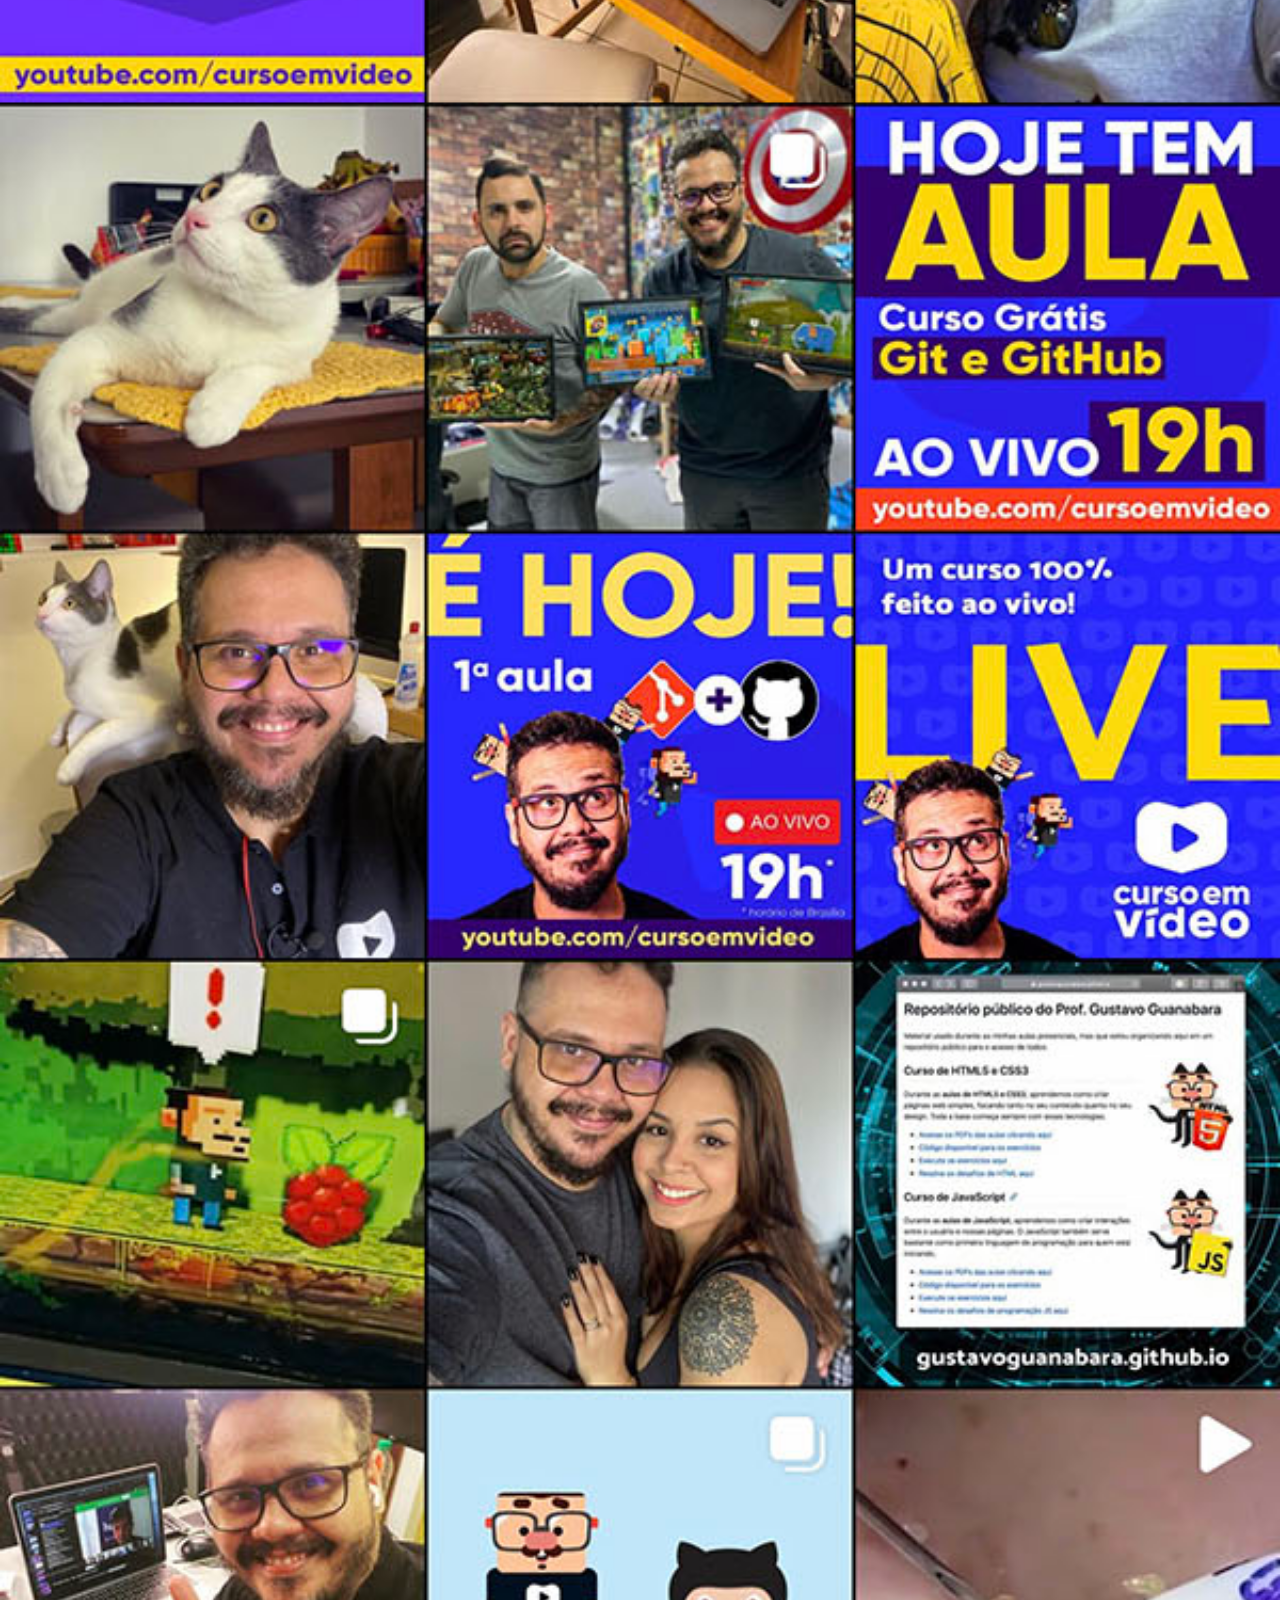
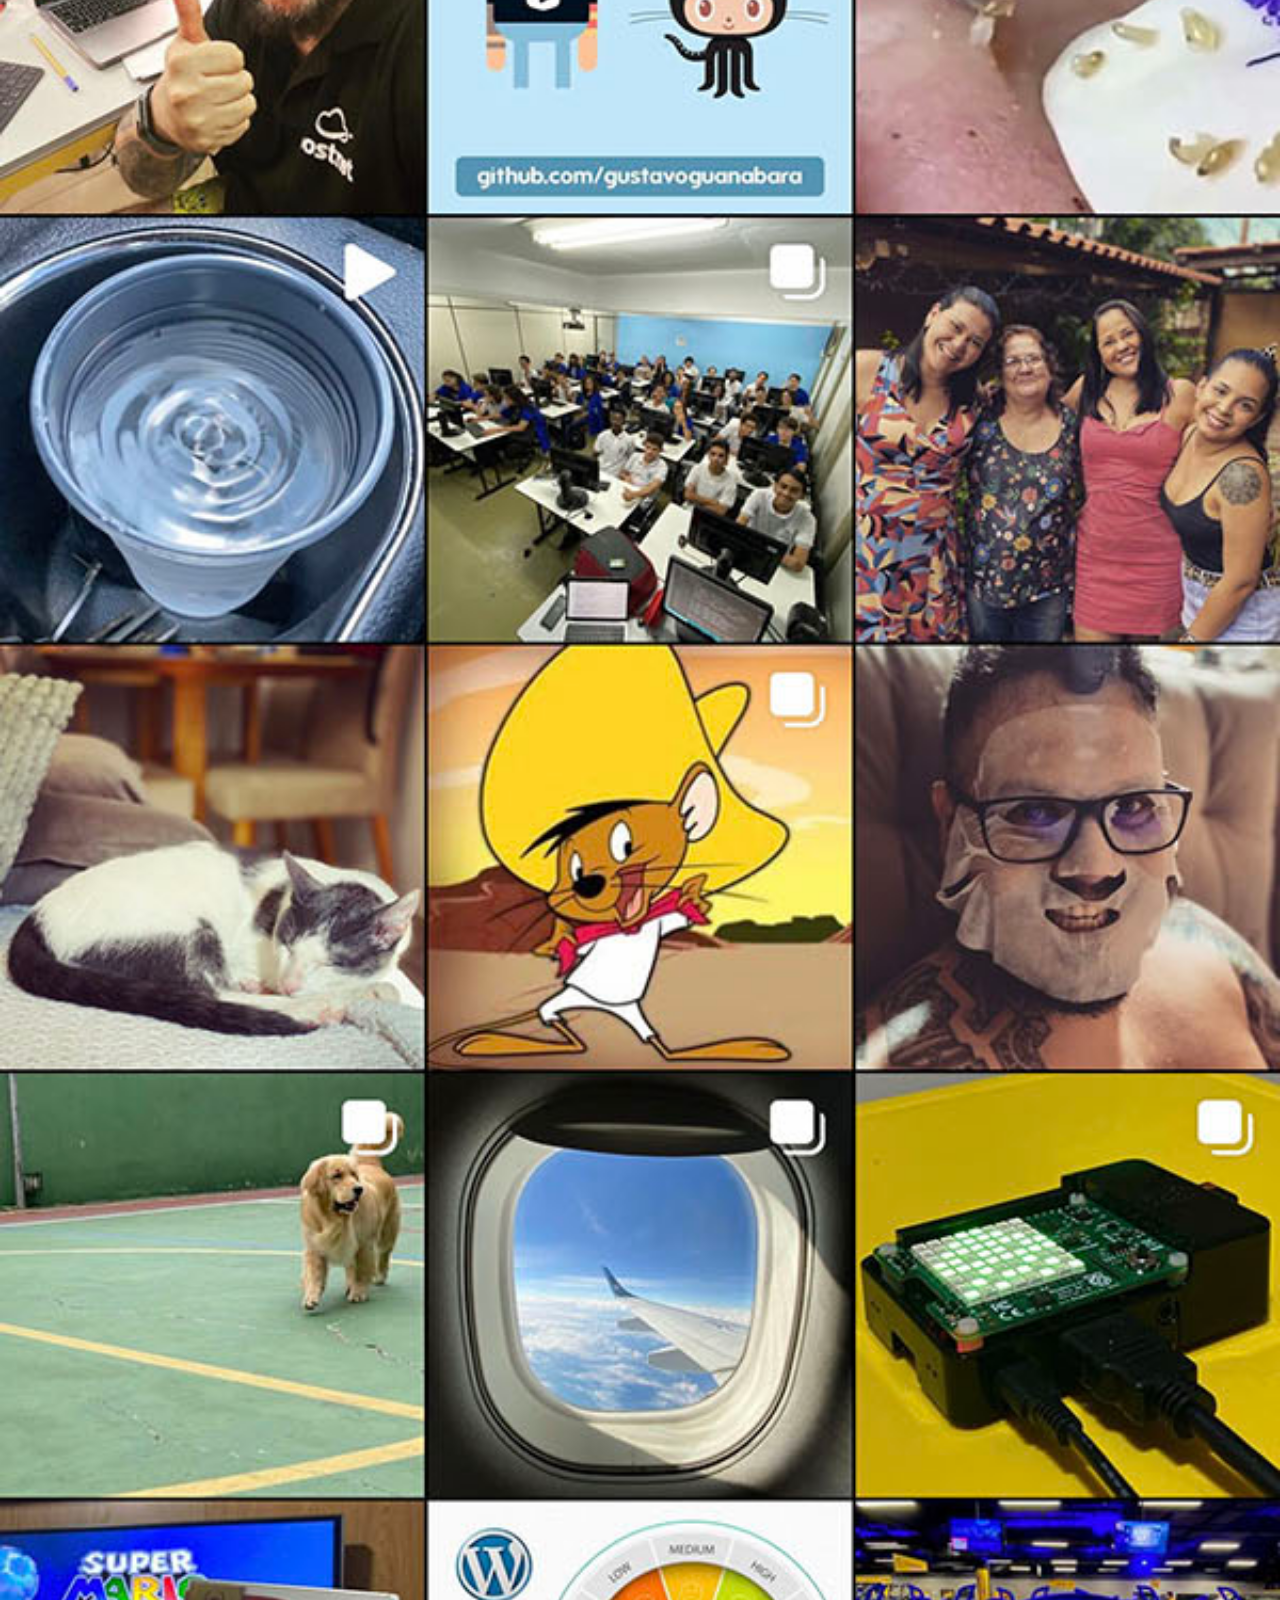
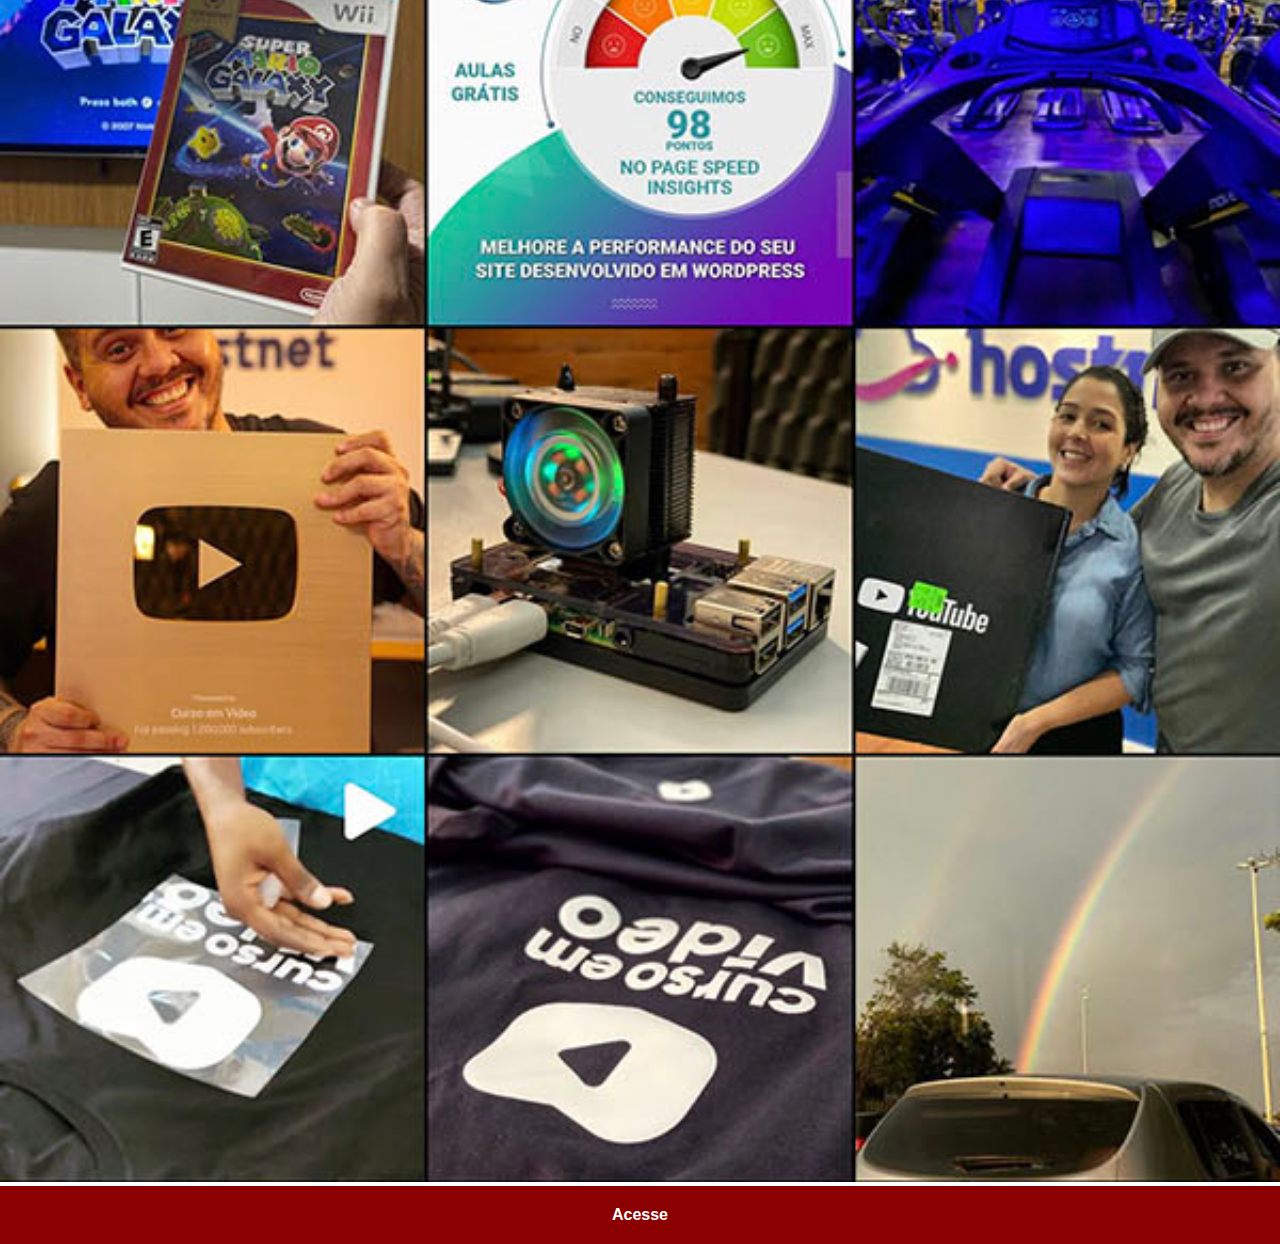
<file: instagram.html>
<!DOCTYPE html>
<html lang="pt-br">
<head>
    <meta charset="UTF-8">
    <meta http-equiv="X-UA-Compatible" content="IE=edge">
    <meta name="viewport" content="width=device-width, initial-scale=1.0">
    <title>Document</title>

    <link rel="stylesheet" href="estilos/social.css">
</head>
<body>
    <img src="imagens/tela-instagram.jpg" alt="Instagram">
    <a href="https://instagram.com/y2x.guilherme/" target="_blank">Acesse</a>
</body>
</html>
</file>
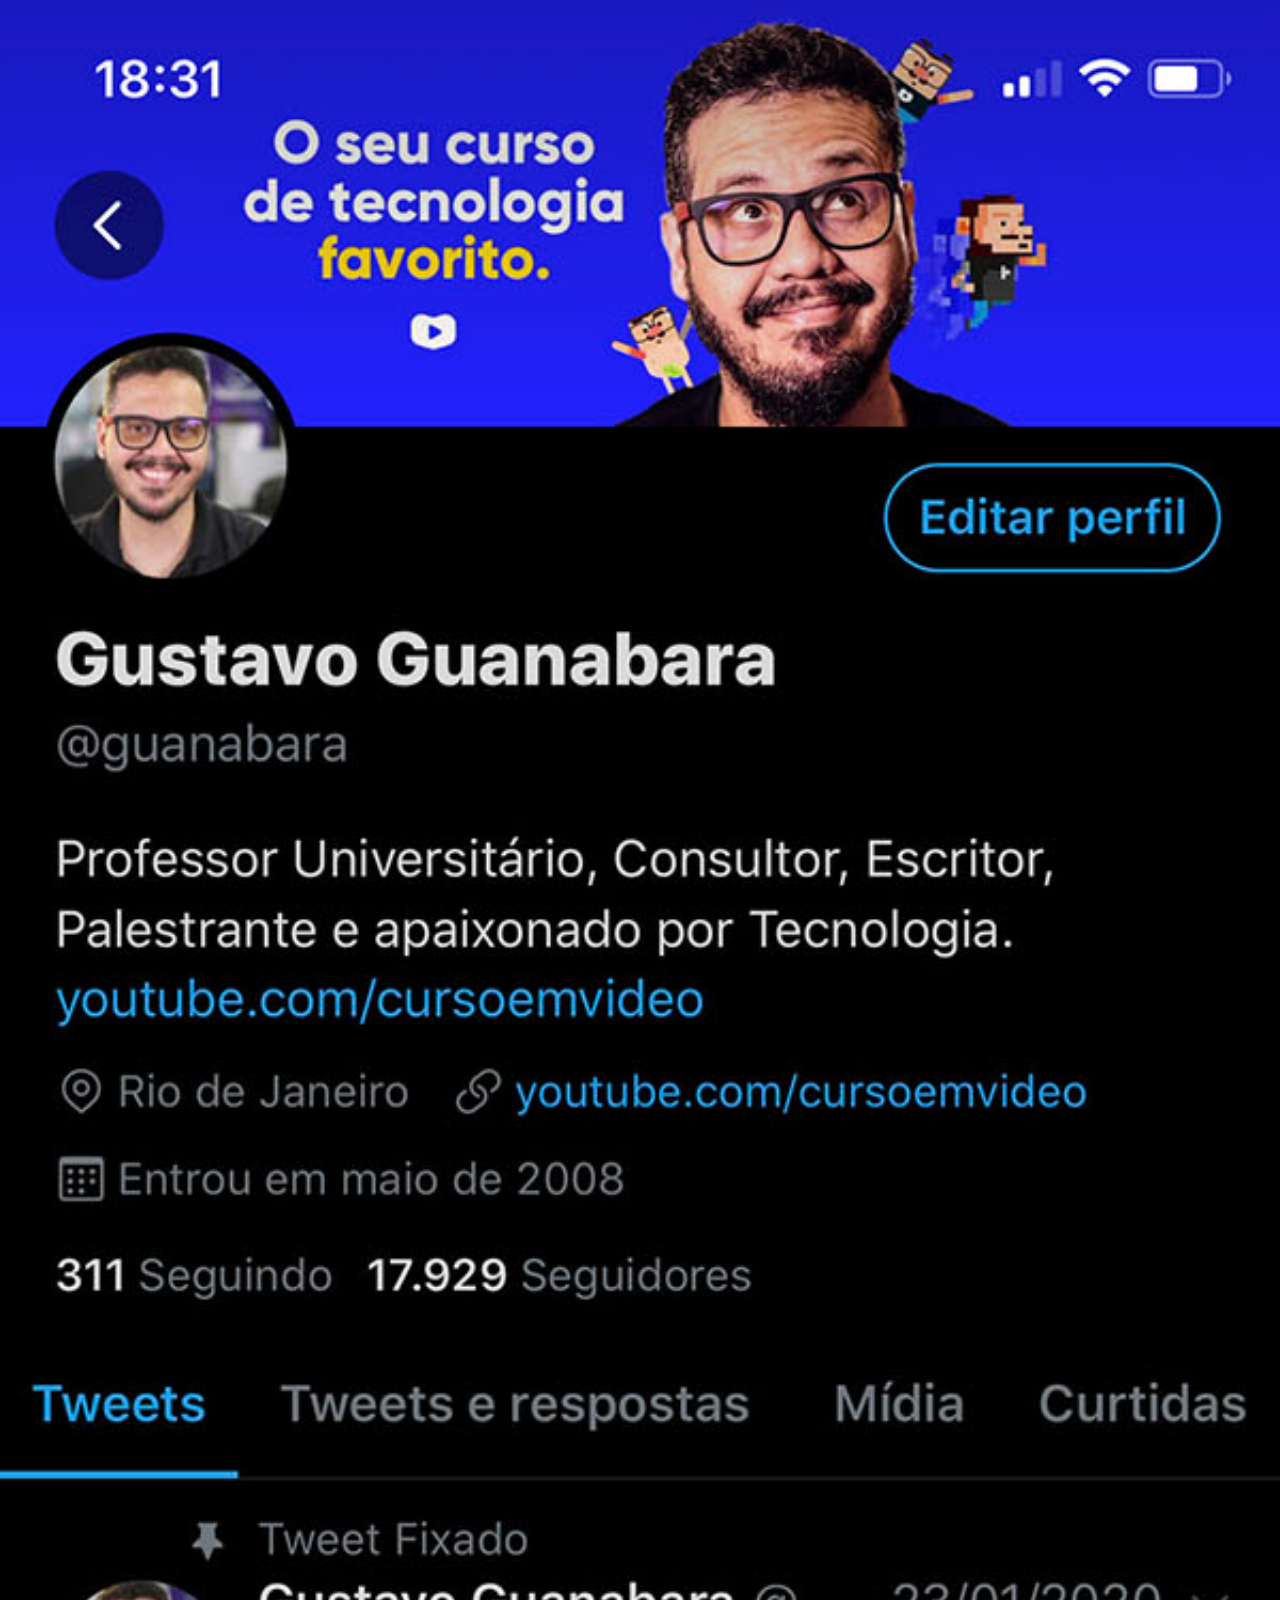
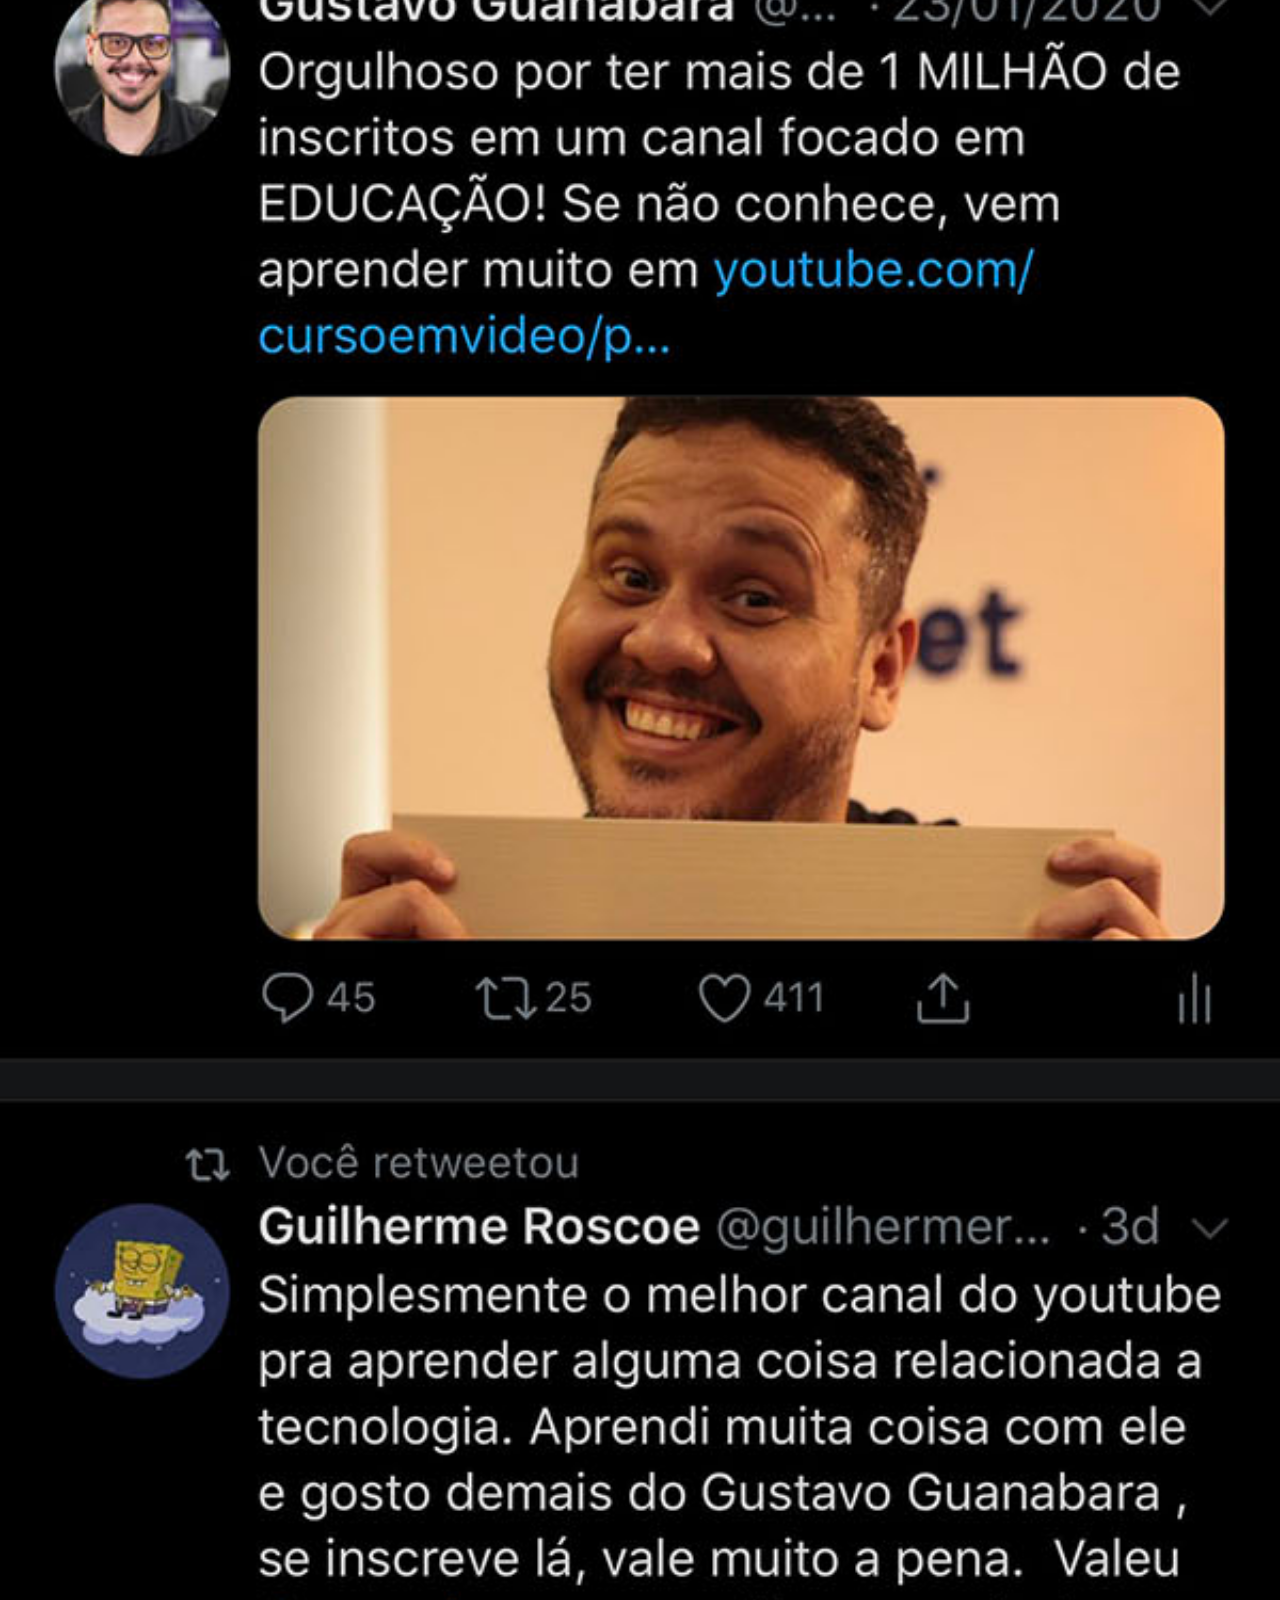
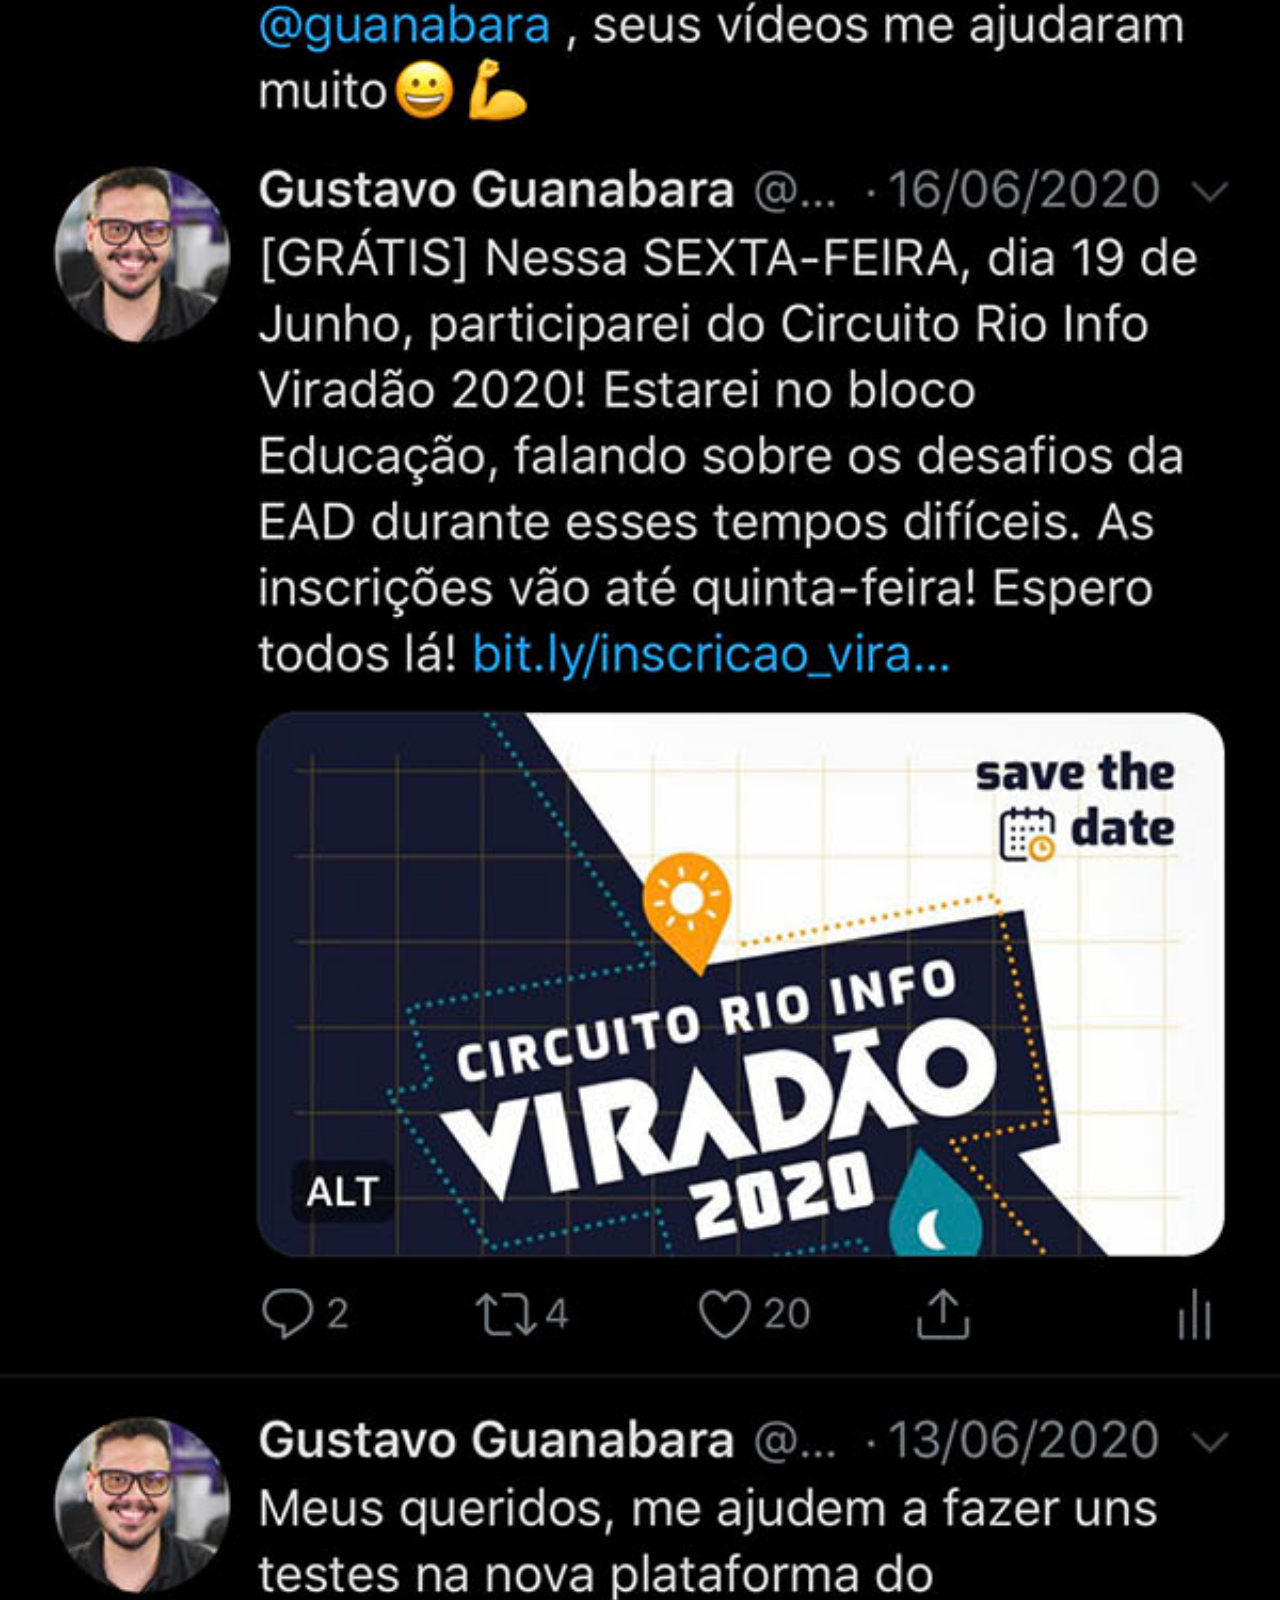
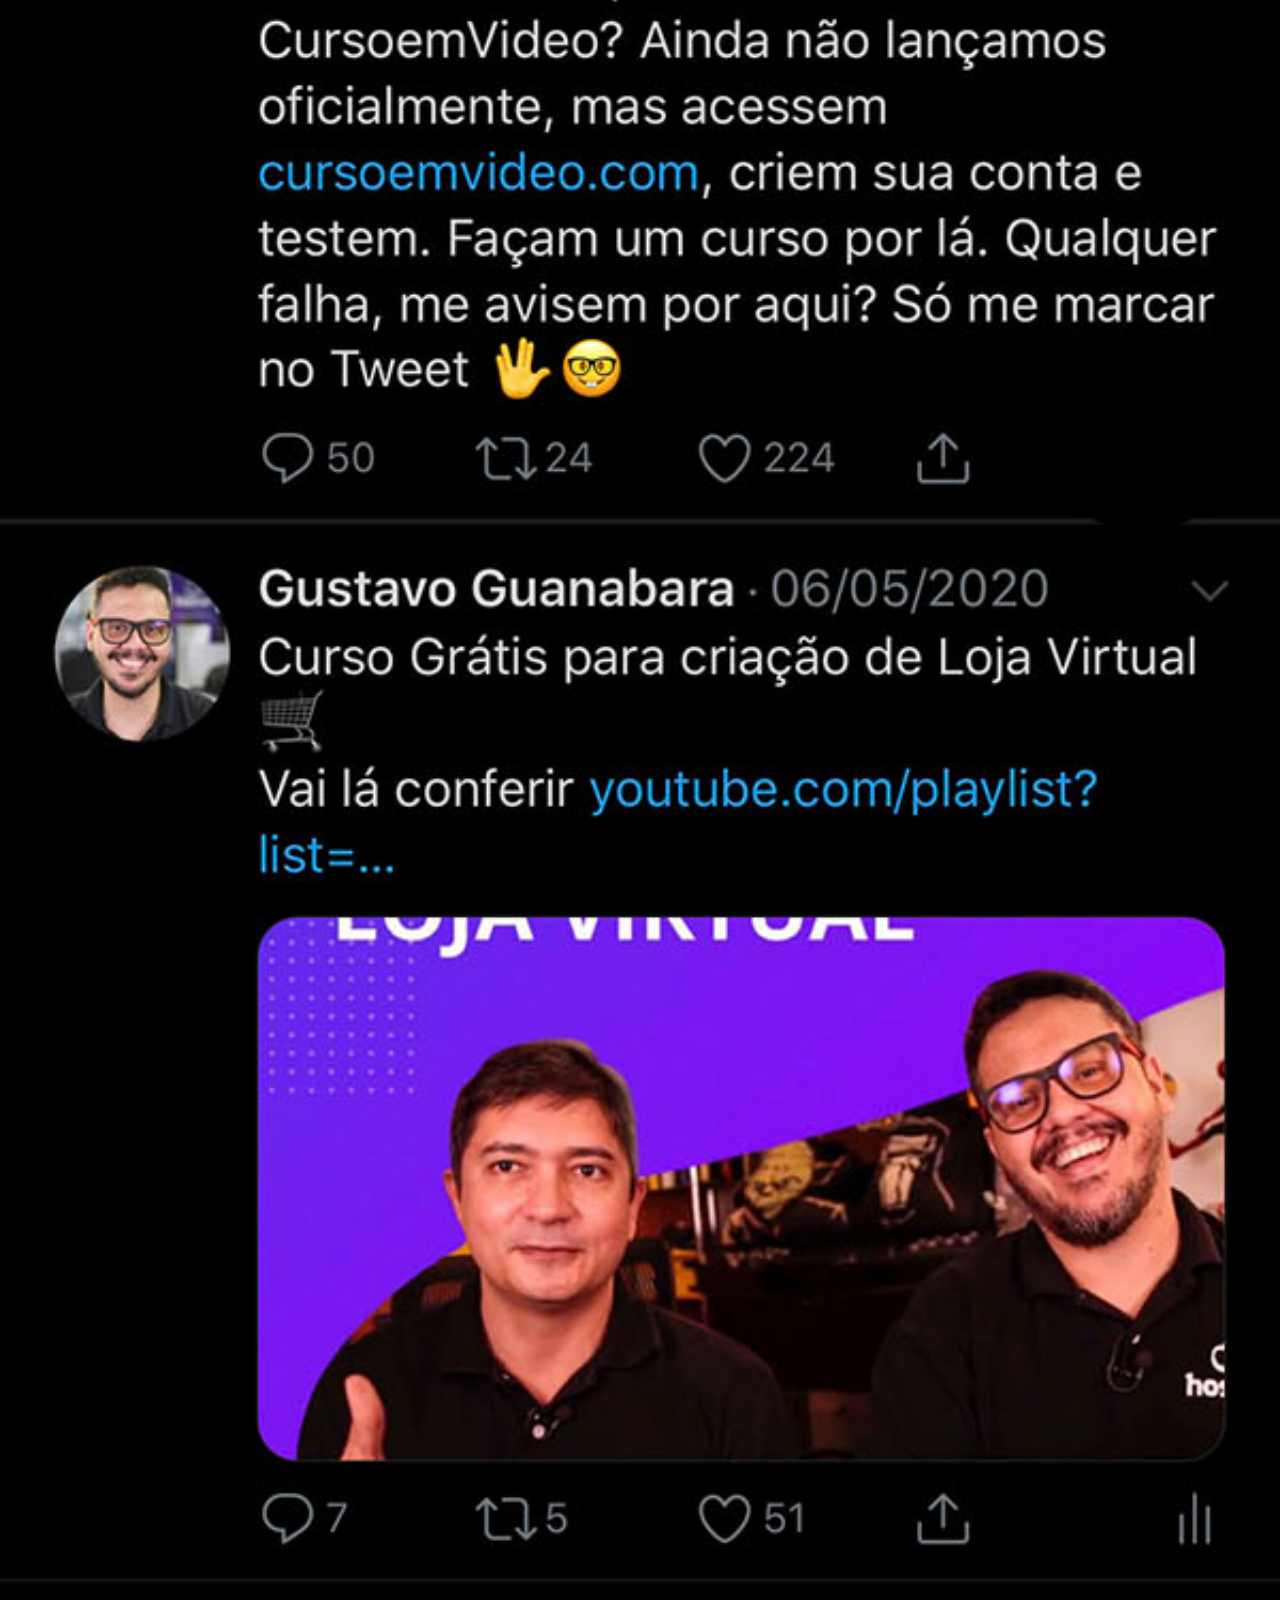
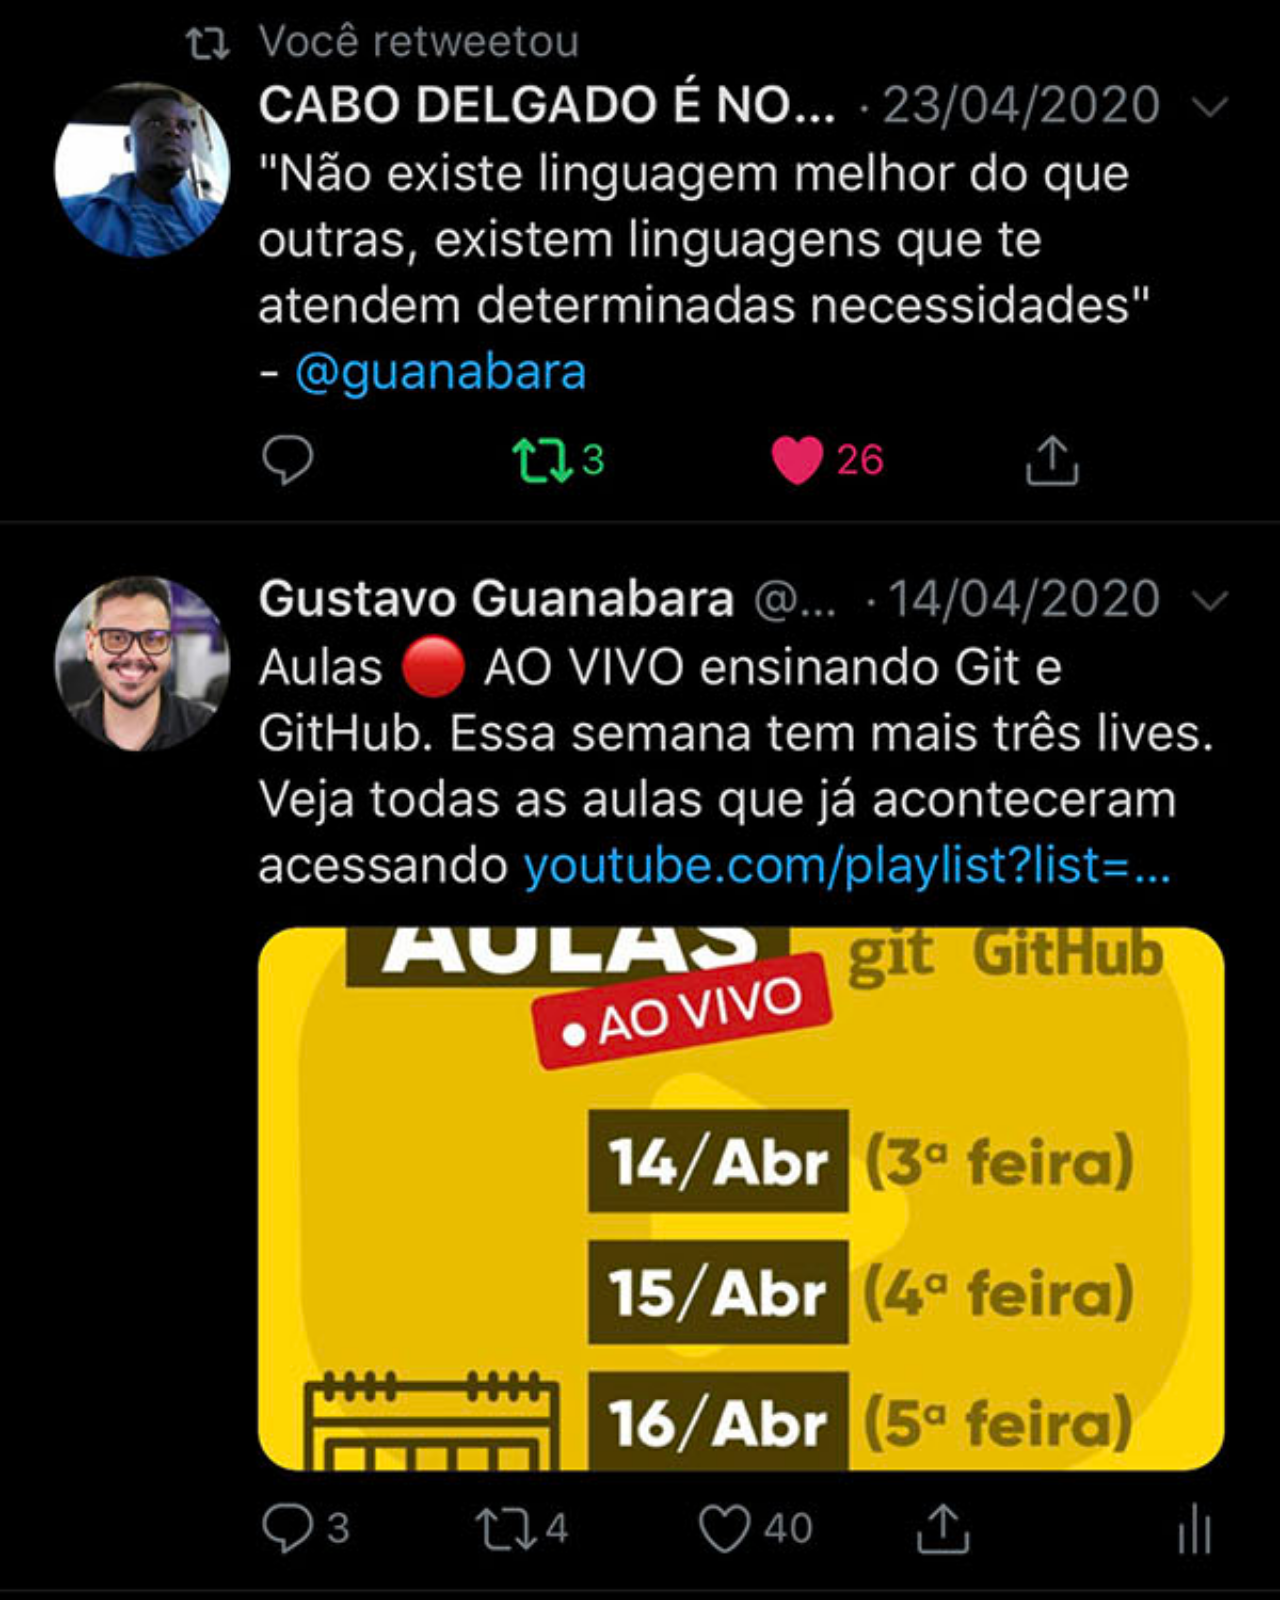
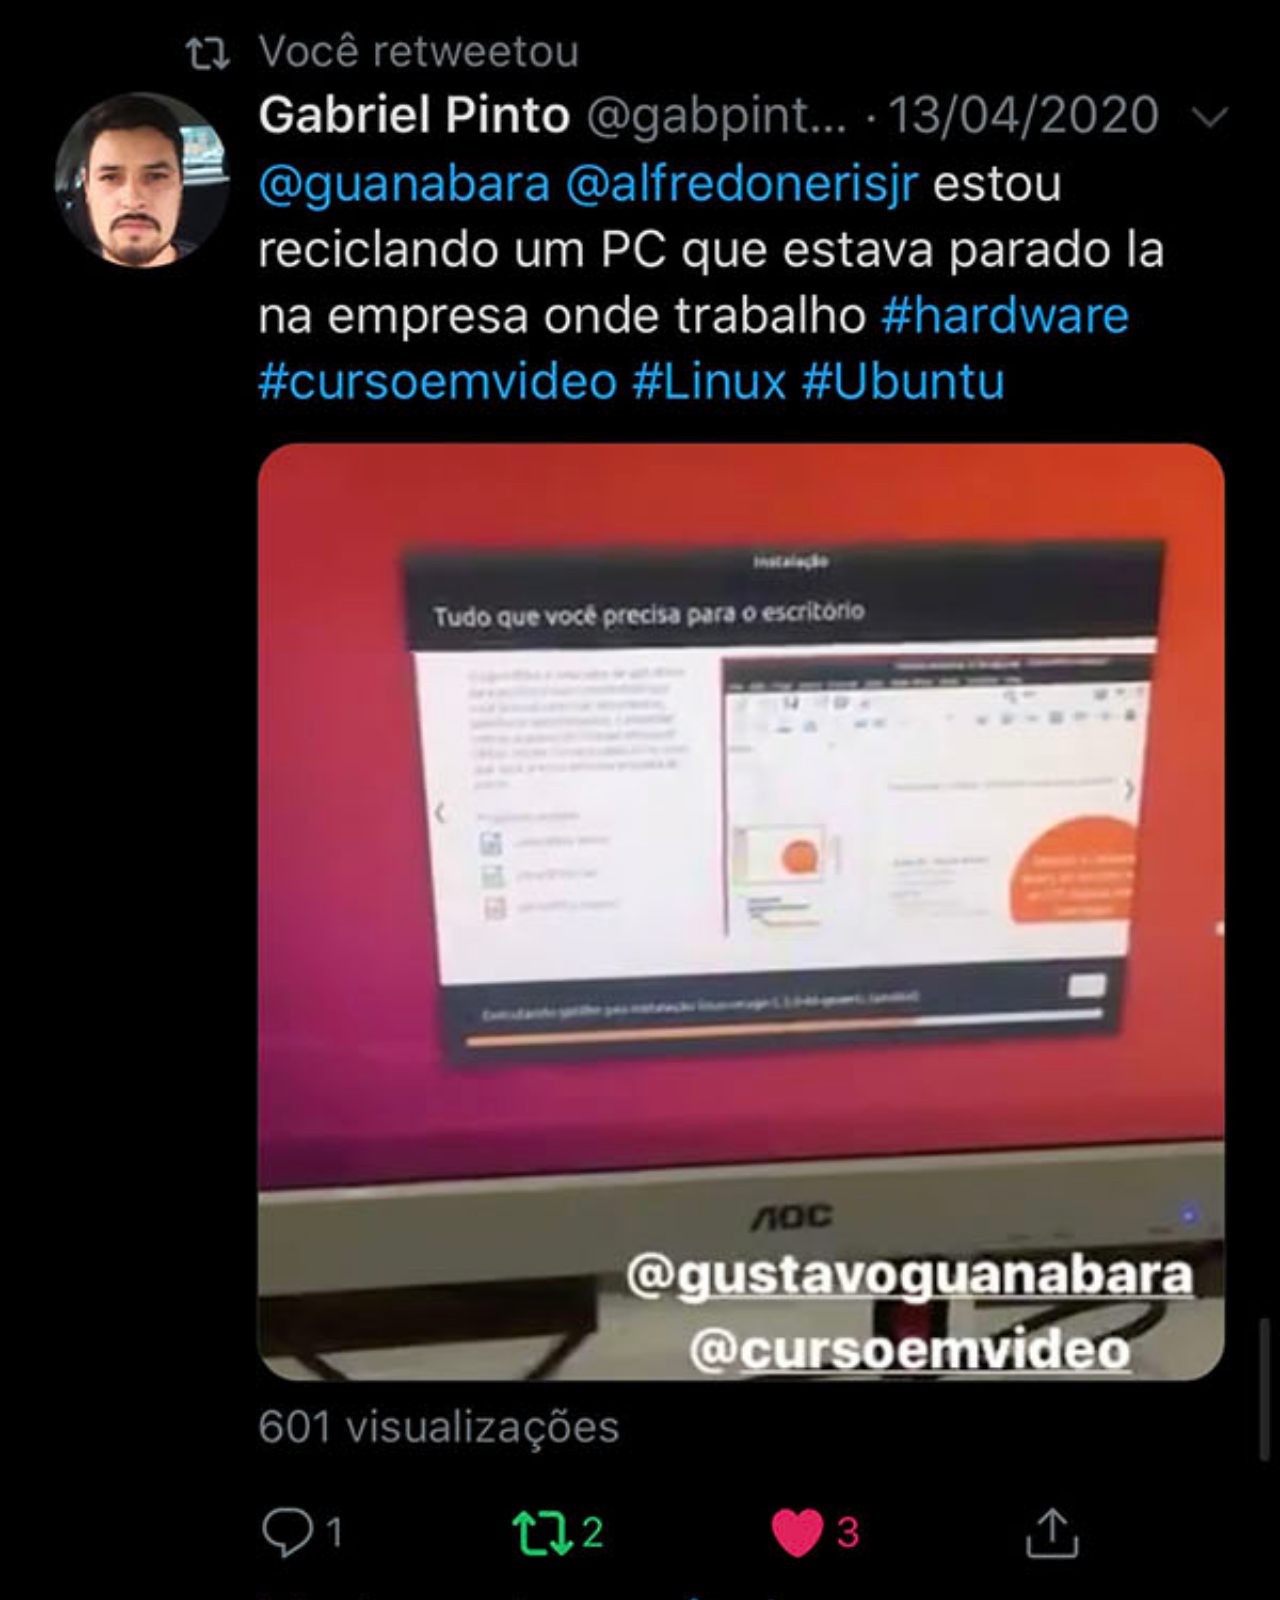
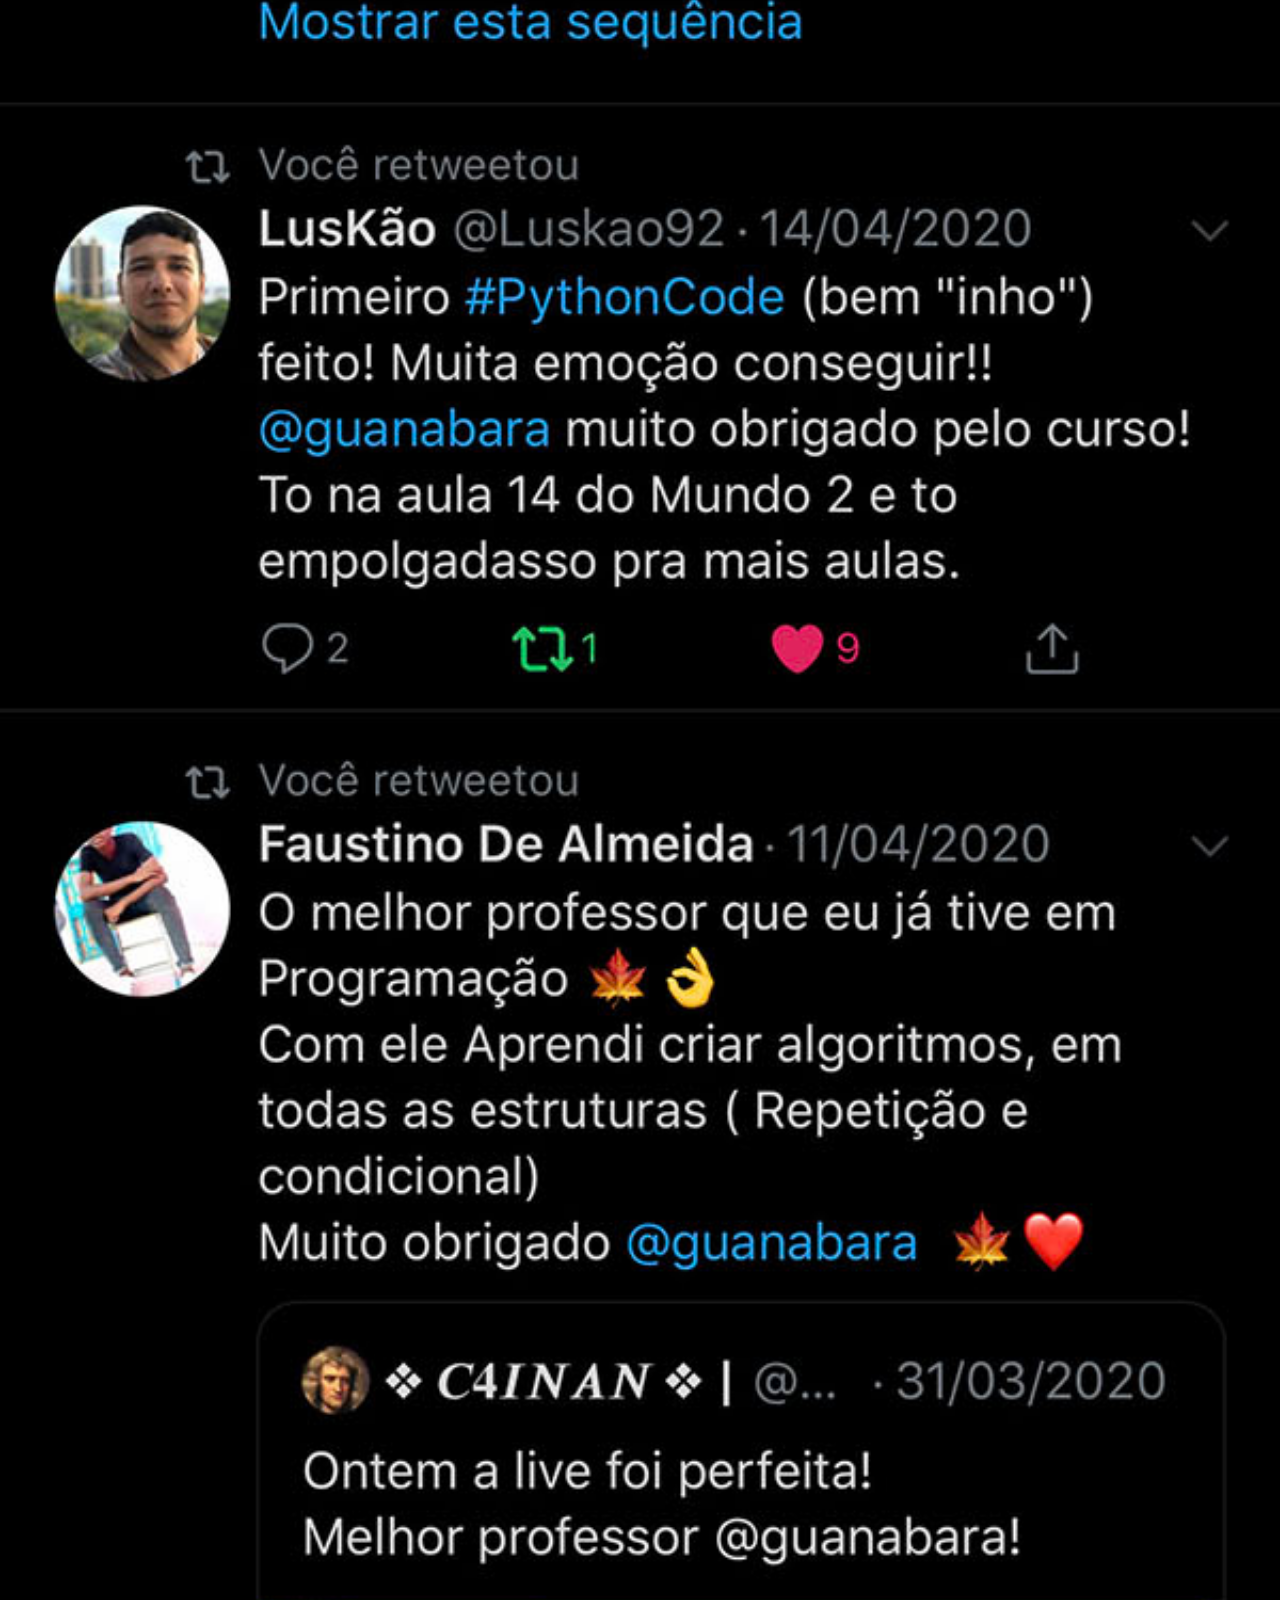
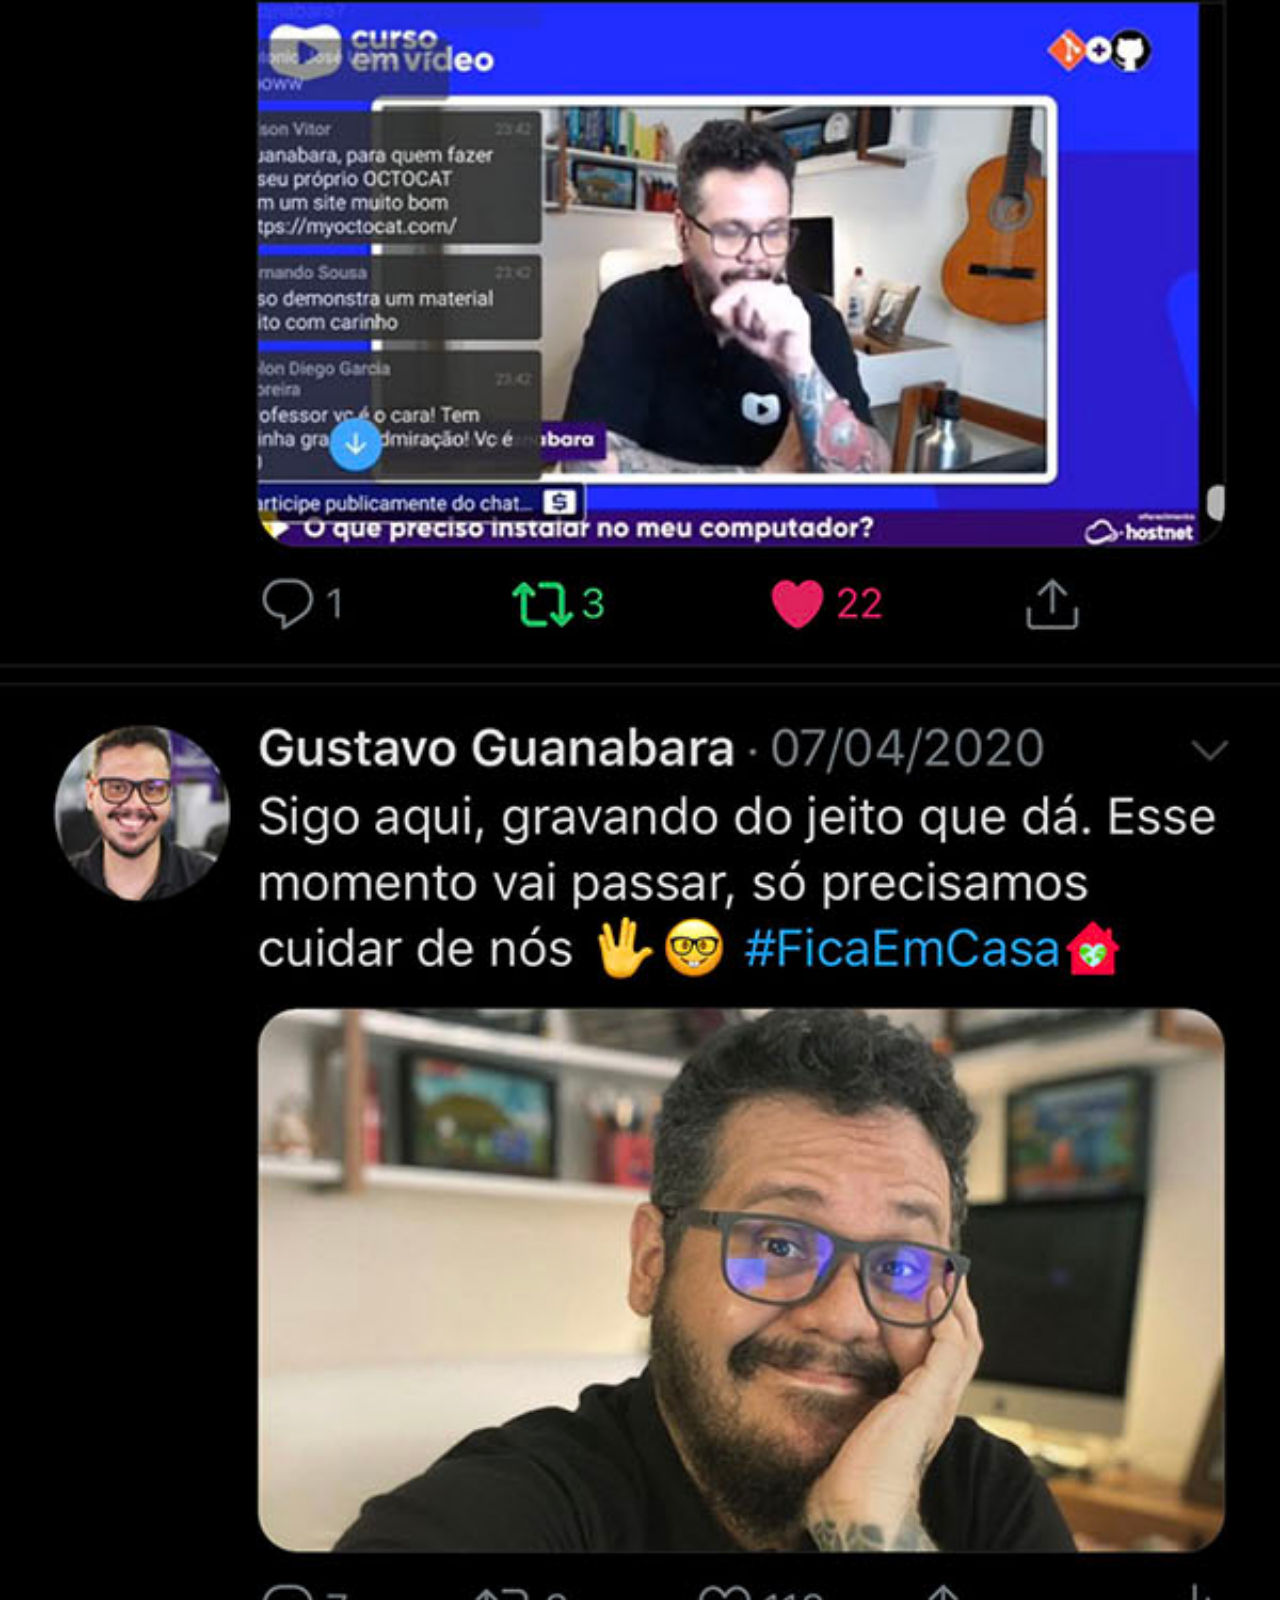
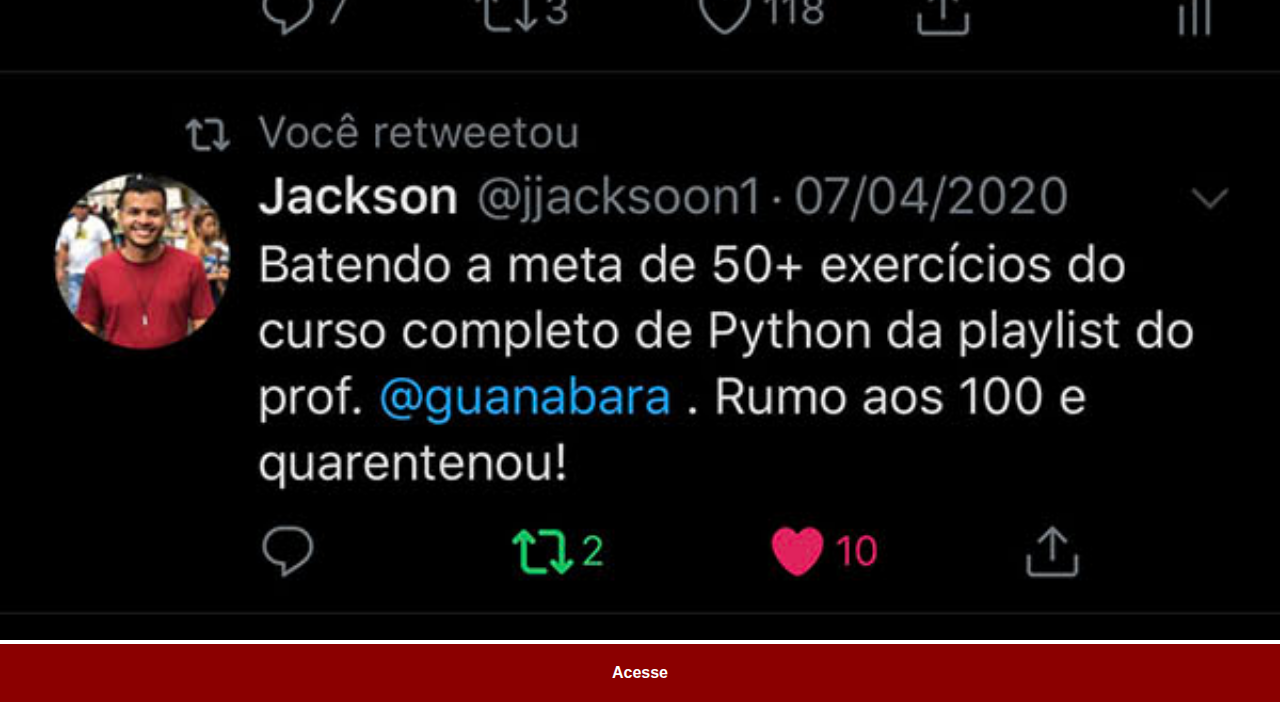
<file: Twitter.html>
<!DOCTYPE html>
<html lang="pt-br">
<head>
    <meta charset="UTF-8">
    <meta http-equiv="X-UA-Compatible" content="IE=edge">
    <meta name="viewport" content="width=device-width, initial-scale=1.0">
    <title>Document</title>

    <link rel="stylesheet" href="estilos/social.css">
</head>
<body>
    <img src="imagens/tela-twitter.jpg" alt="Twitter">
    <a href="https://twitter.com/y2x.guilherme">Acesse</a>
</body>
</html>
</file>
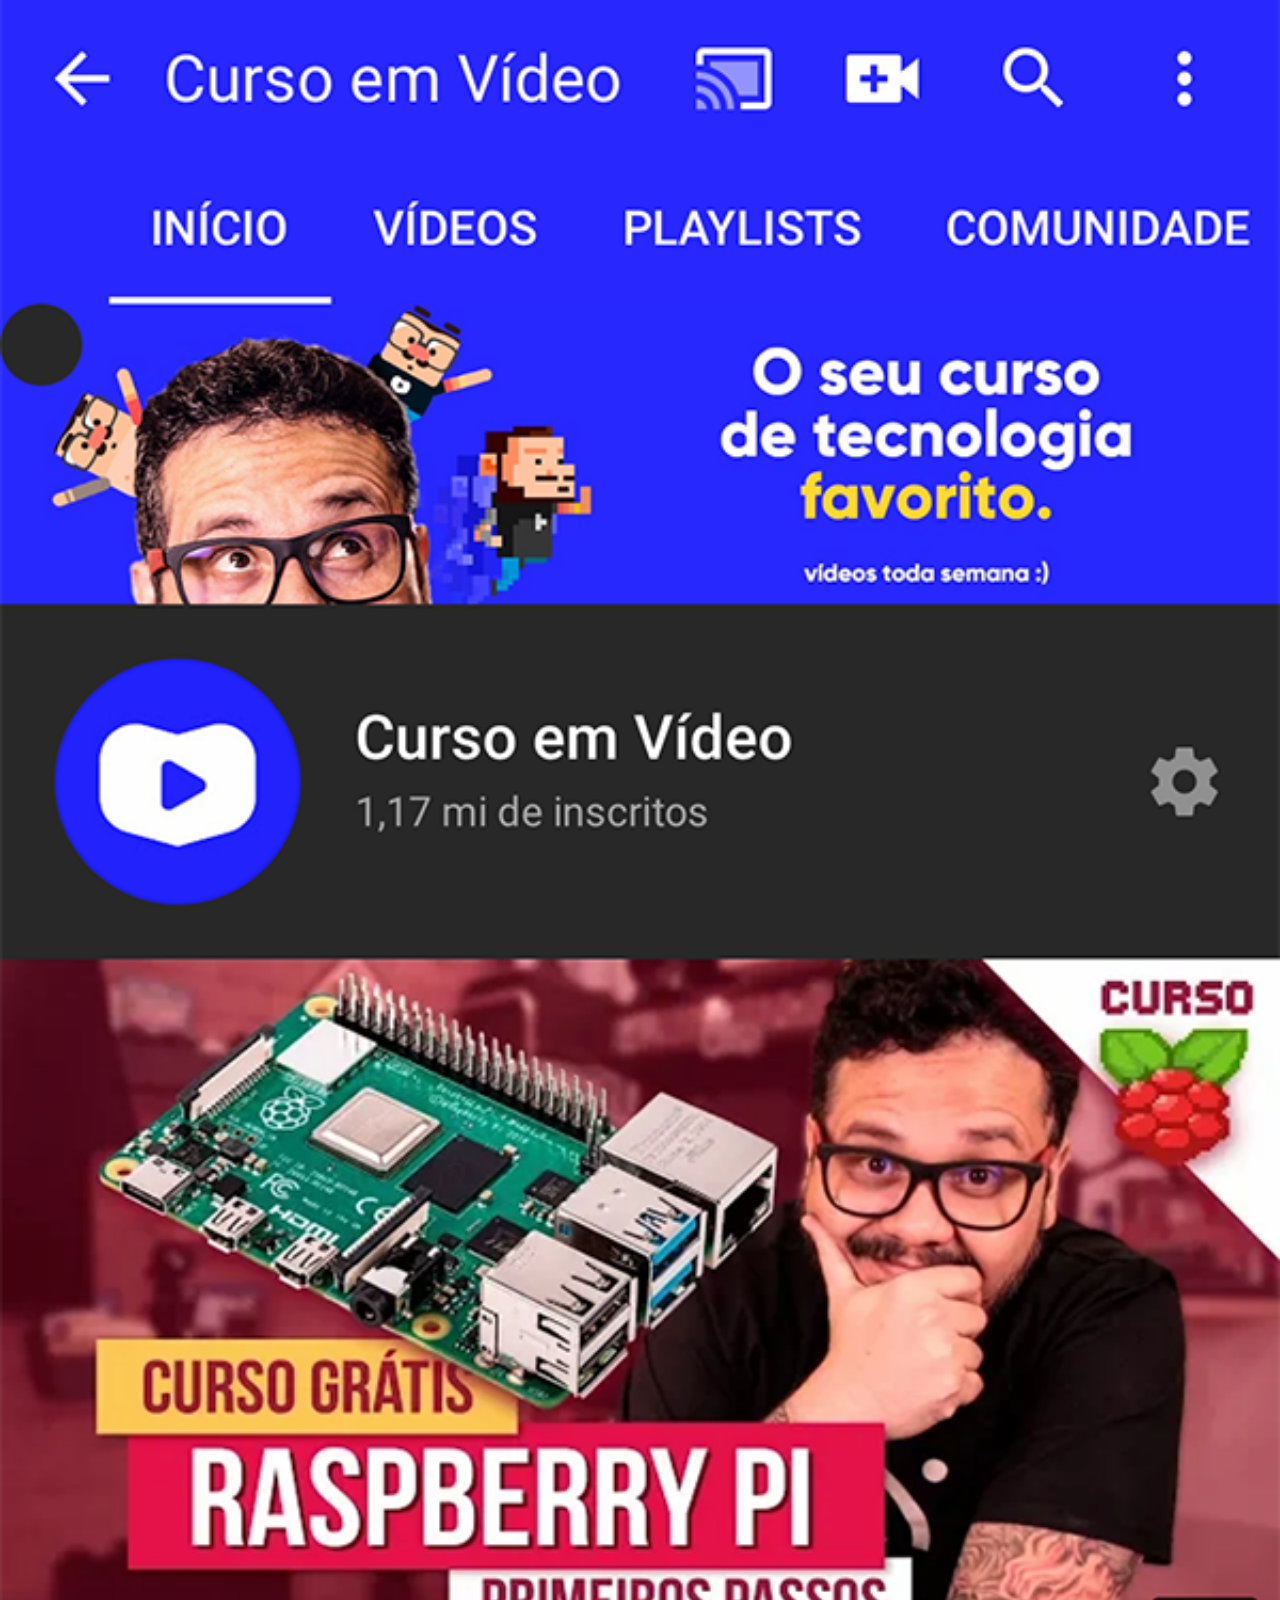
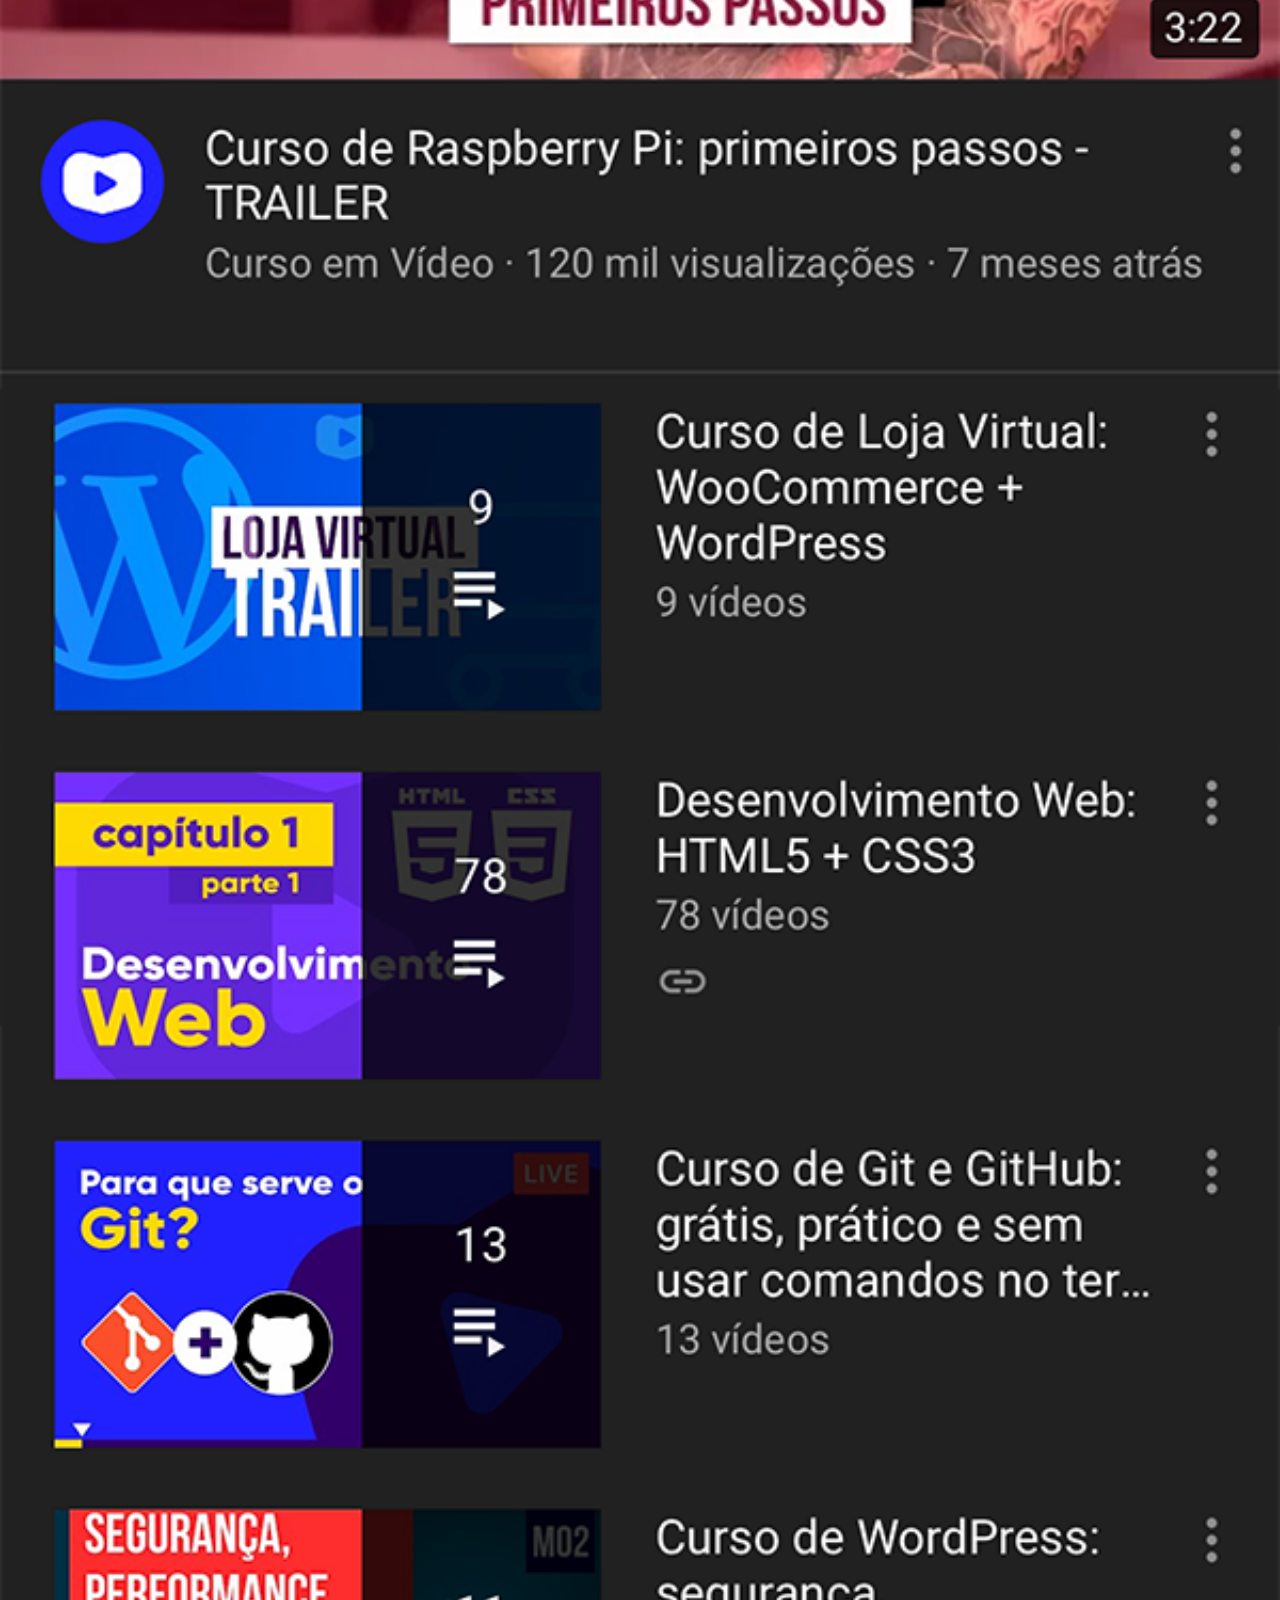
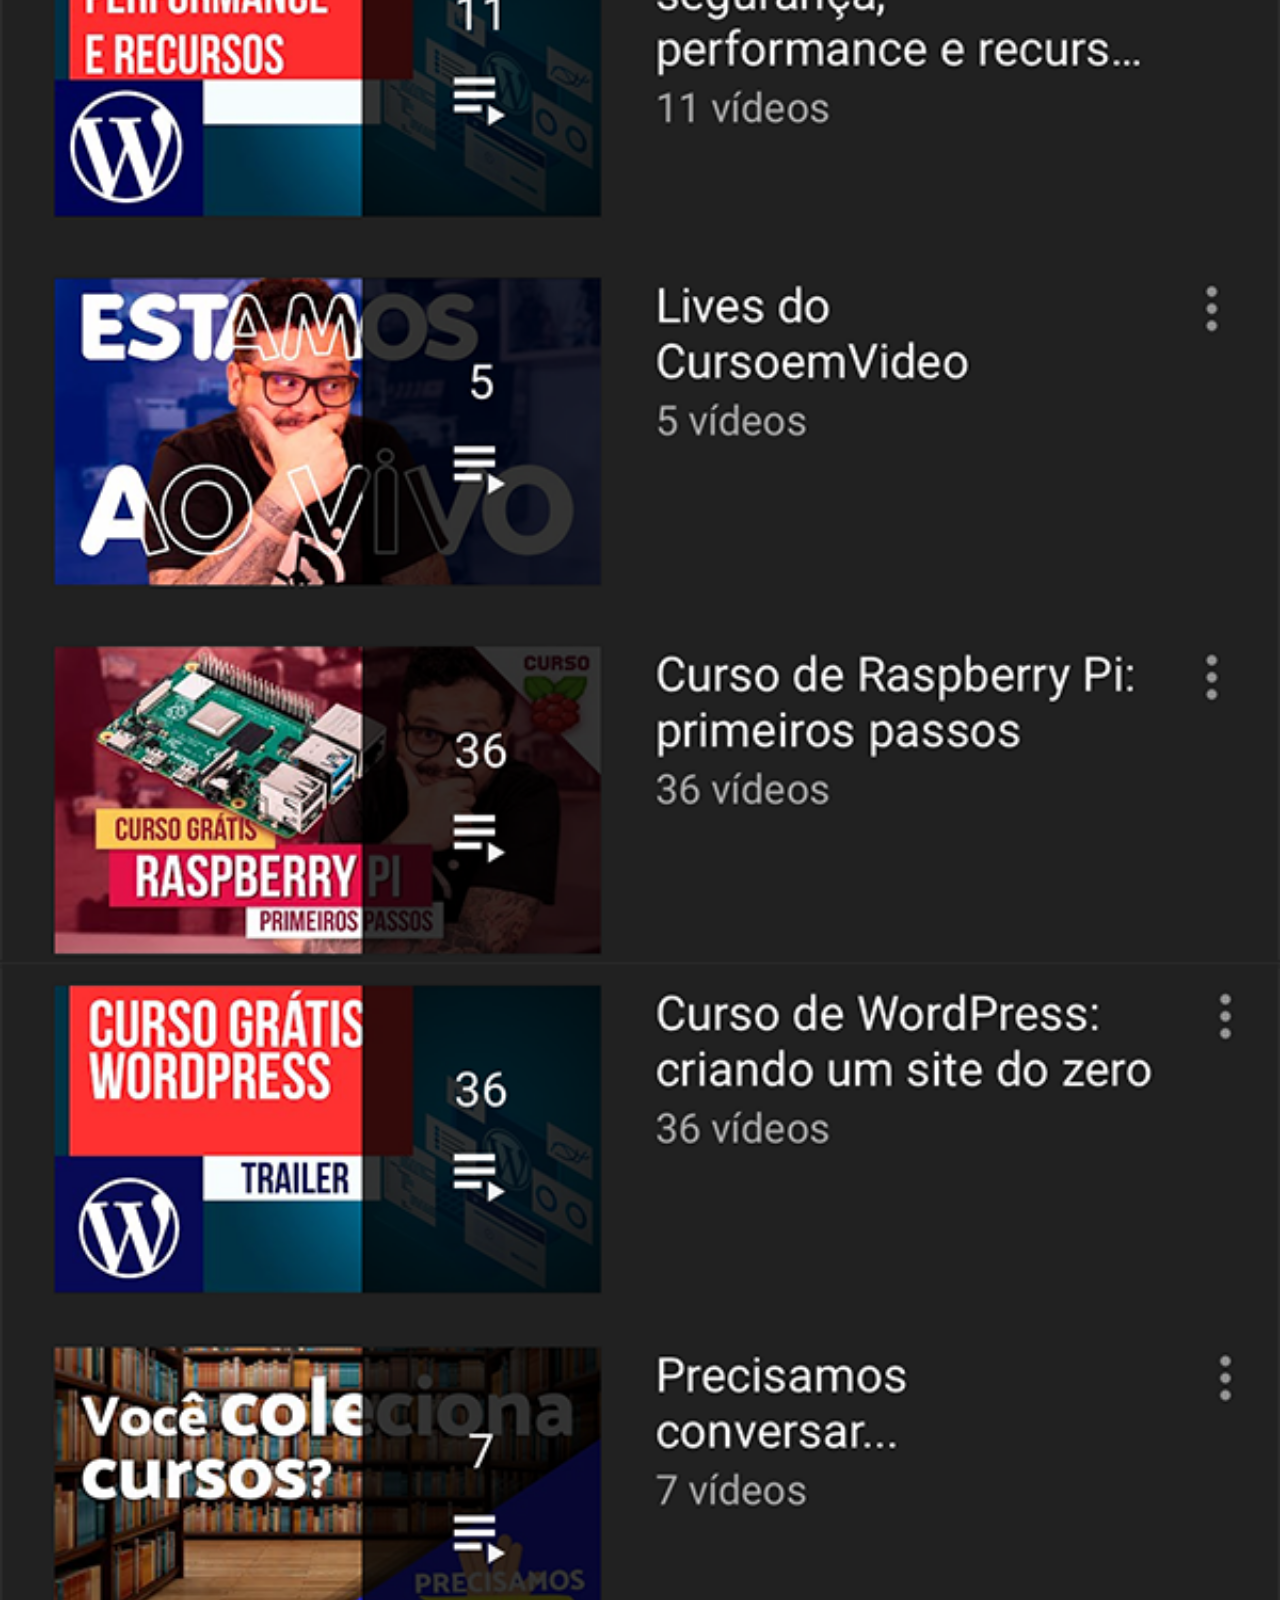
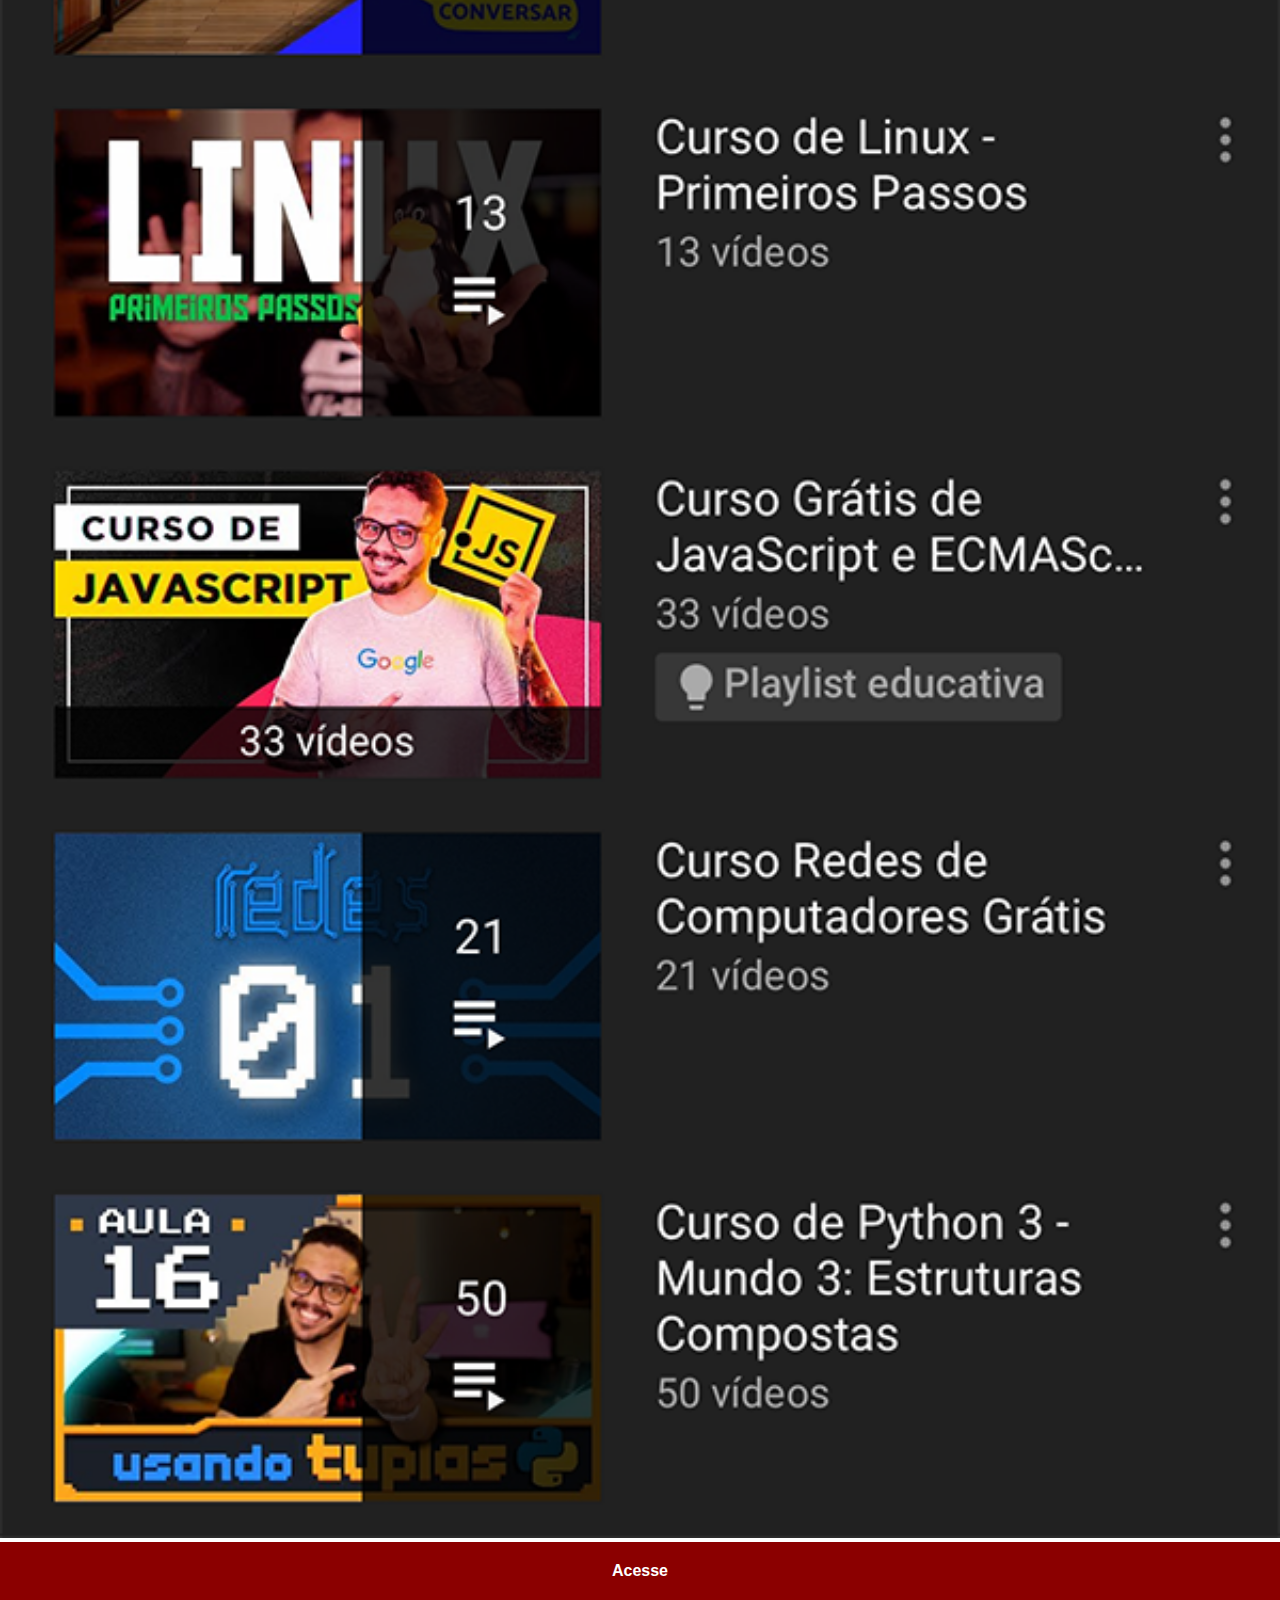
<file: youtube.html>
<!DOCTYPE html>
<html lang="pt-br">
<head>
    <meta charset="UTF-8">
    <meta http-equiv="X-UA-Compatible" content="IE=edge">
    <meta name="viewport" content="width=device-width, initial-scale=1.0">
    <title>Document</title>
    <link rel="stylesheet" href="estilos/social.css">
</head>
<body>
    <img src="imagens/tela-youtube.png" alt="Youtube">
    <a href="https://www.youtube.com/channel/UCtxJsUYGC9vQi_z-J6QhOOA" target="_blank">Acesse</a>
</body>
</html>
</file>
<file: estilos/style.css>
@charset "UTF-8";

*{
    margin: 0px;
    padding: 0px;
    font-family: Arial, Helvetica, sans-serif;
}

html, body{
    height: 98vh;
    width: 99vw;
    background-color: black;
}

body{
    background: url('../imagens/fundo-madeira.jpg') no-repeat top center;
    background-size: cover;
    background-attachment: fixed;
}

main{
    height: 98vh;
    position: relative;
    
}

section#telefone{
    position: absolute;
    top: 50%;
    left: 50%;
    transform: translate(-50%, -50%);

    height: 627px;
    width: 311px;
    background: url('../imagens/frame-iphone.png') no-repeat;
}

iframe#tela{
    position: relative;
    top: 80px;
    left: 21.9px;
    width: 267px;
    height: 471px;
}

section#redes-sociais{
    text-align: right;
}

section#redes-sociais img{
    width: 50px;
    margin: 10px;
    border-radius: 50%;
    box-shadow: 2px 2px 5px rgba(0, 0, 0, 0.400);
    box-sizing: border-box;
}

section#redes-sociais img:hover{
    border: 2px solid rgba(255, 255, 255, 0.64);
    transform: translate(-1px, -1px);
    box-shadow: 5px 5px 10px rgba(0, 0, 0, 0.626);
    transition: transform .5s, border 0.3s;
}
</file>
<file: estilos/social.css>
@charset "UTF-8";

*{
    margin: 0px;
    padding: 0px;
    font-family: Arial, Helvetica, sans-serif;
}

::-webkit-scrollbar{
    width: 0px;
    height: 0px;
}
img{
    width: 100vw;
}
a{
    display: block;
    background-color: darkred;
    color: white;
    padding: 20px;
    text-align: center;
    font-weight: bold;
    text-decoration: none;
}

a:hover{
    background-color: red;
    transition: background 1s;
}
</file>
